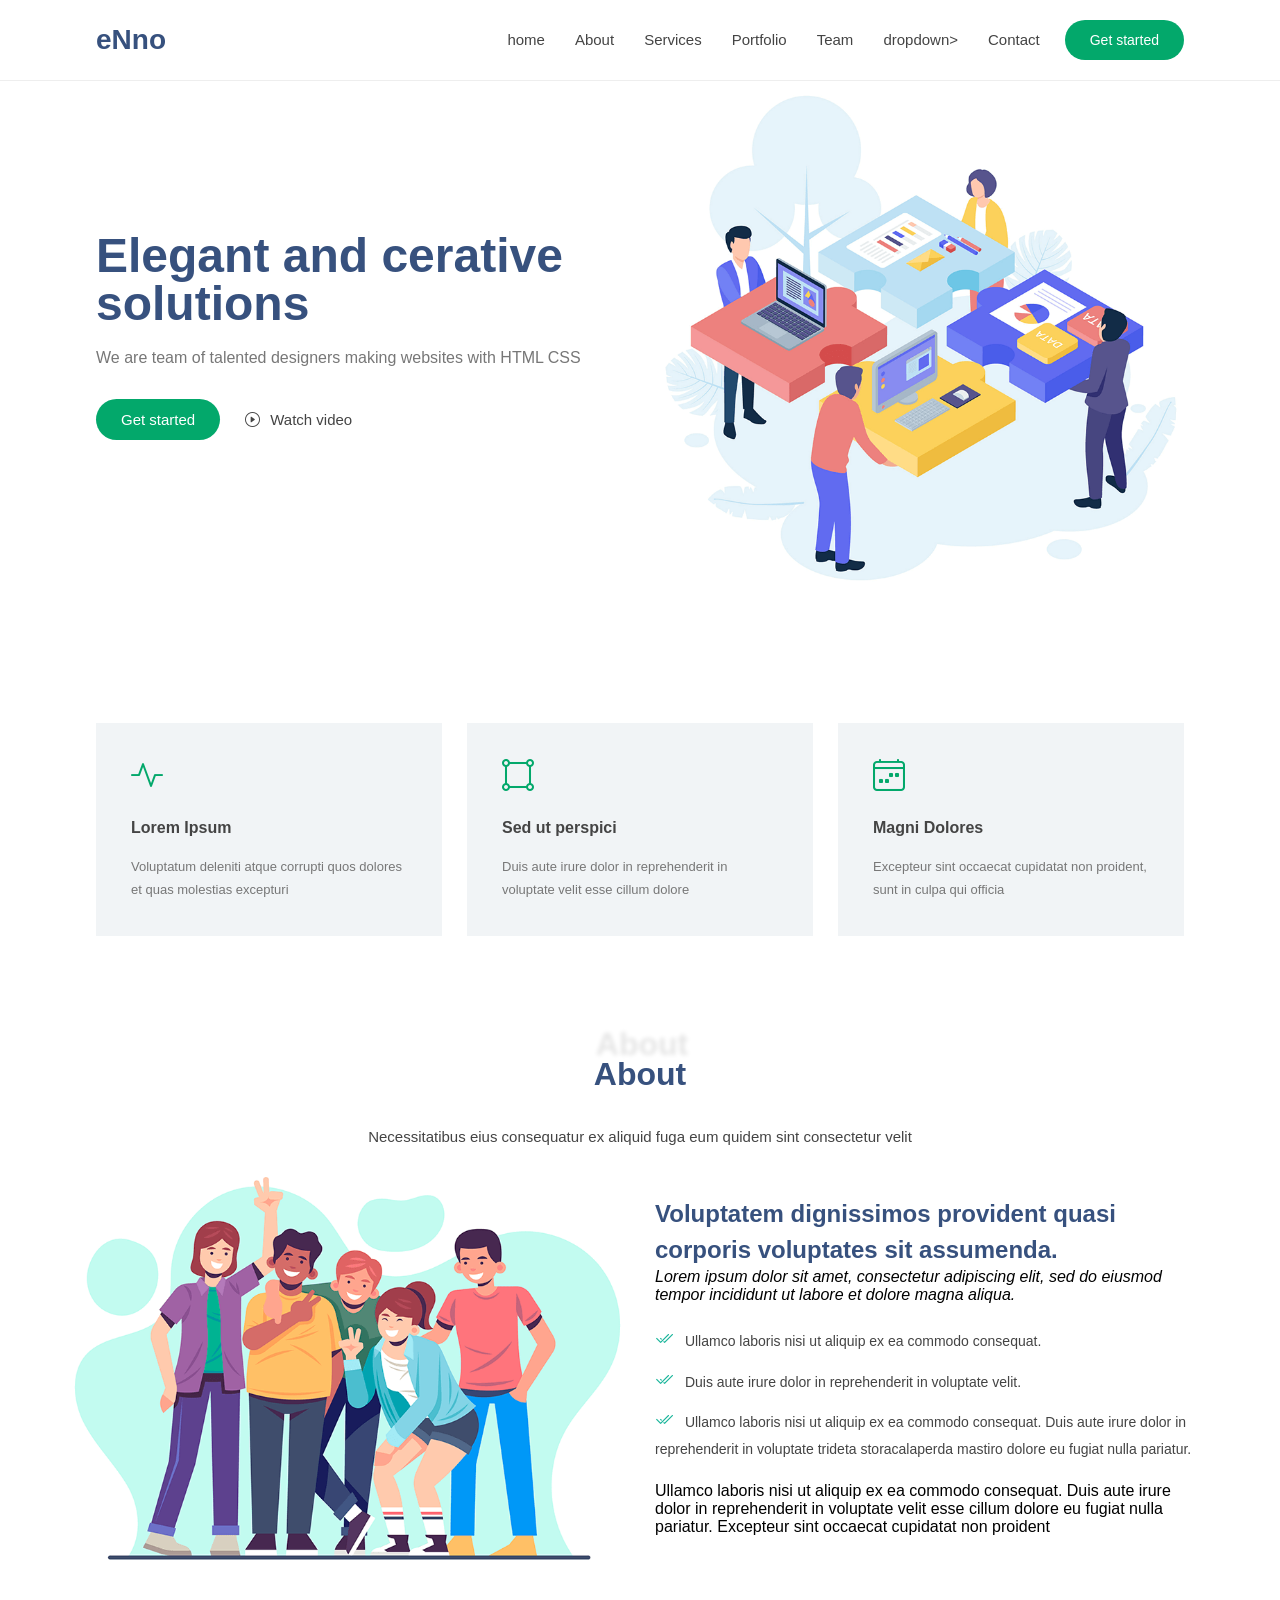
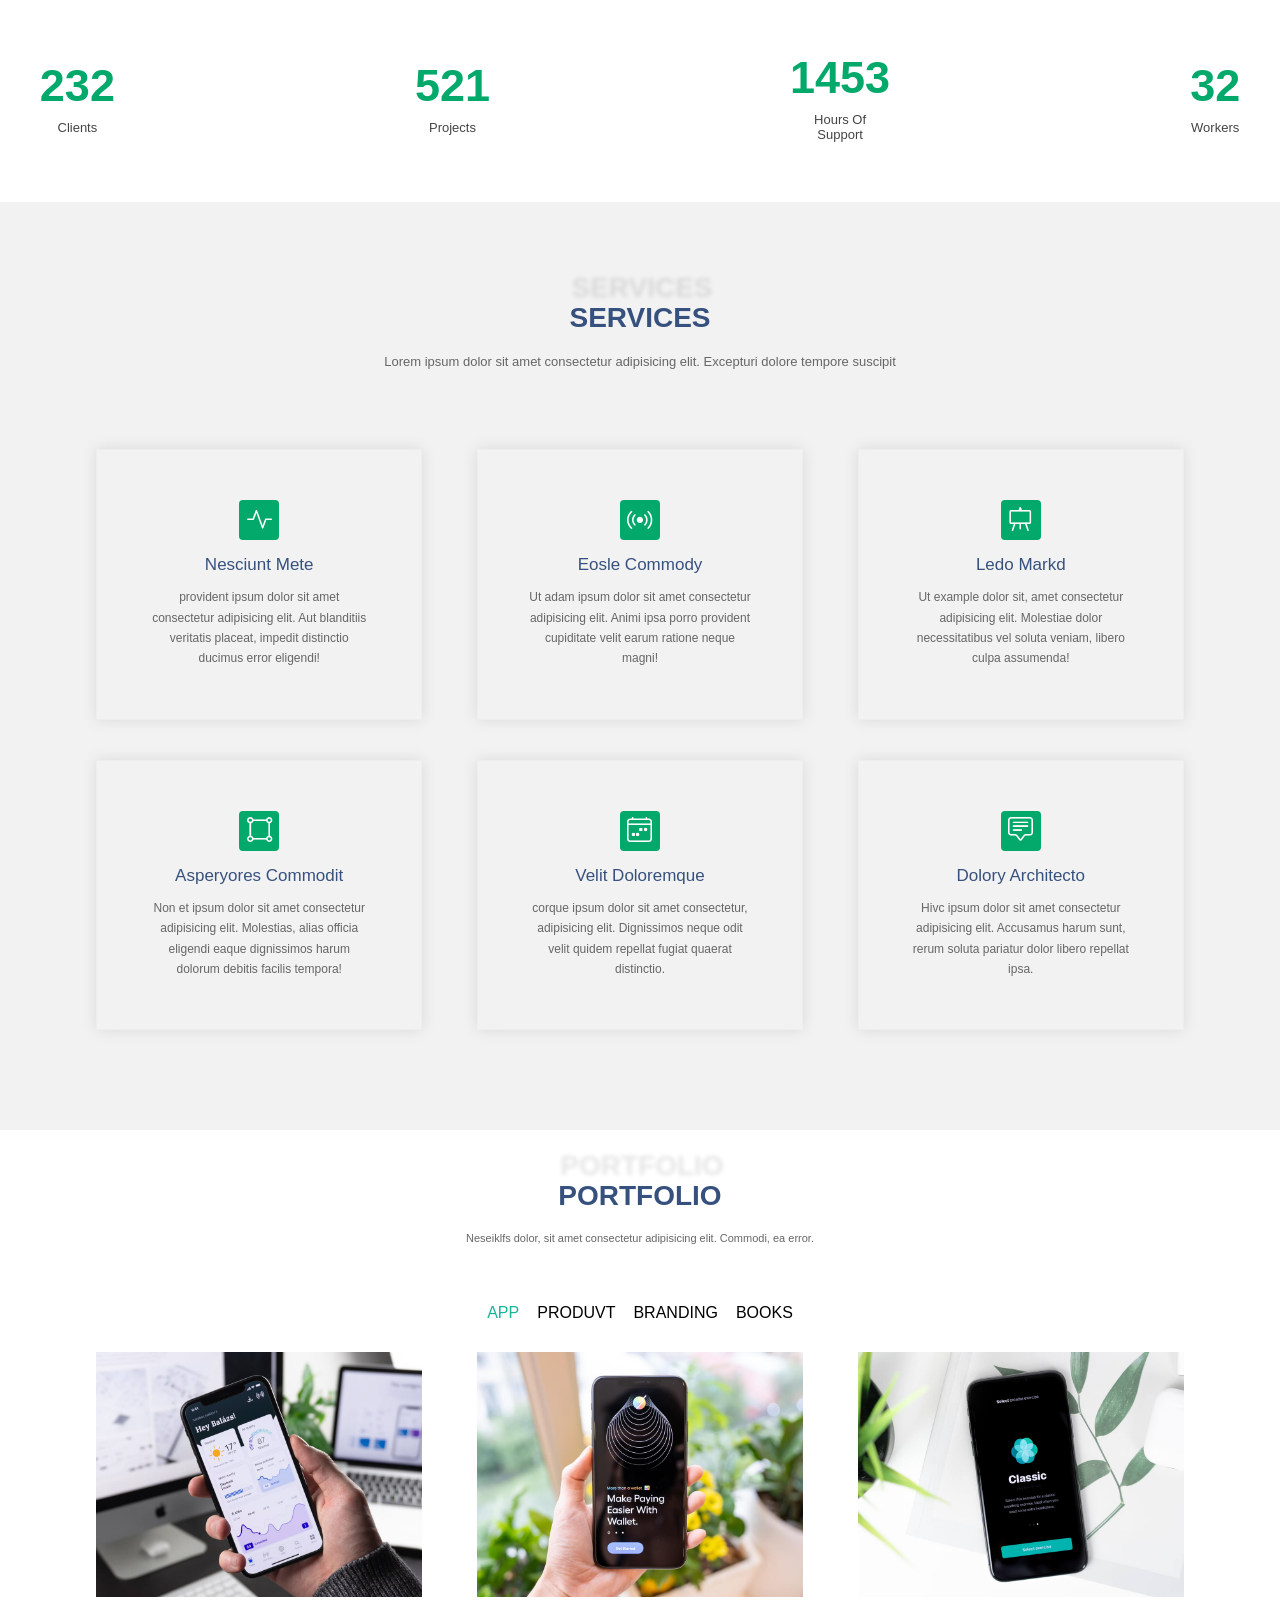
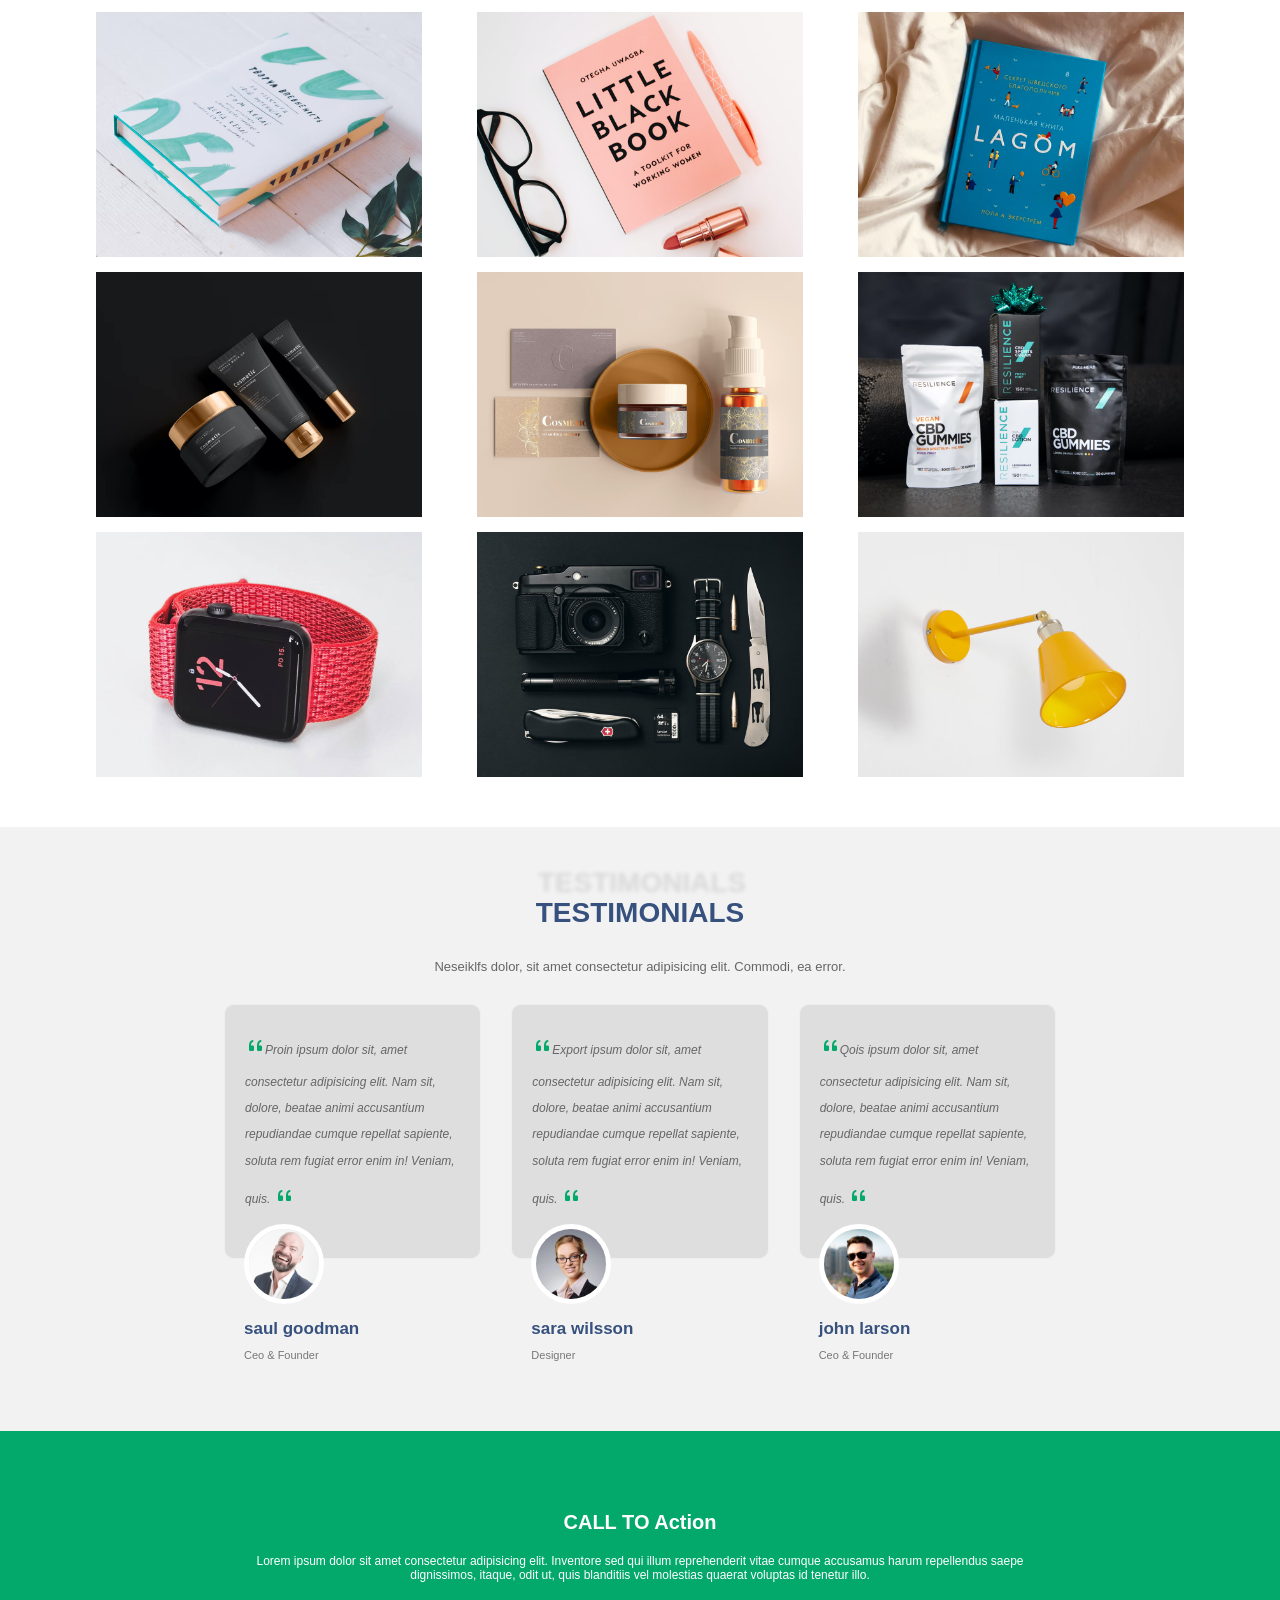
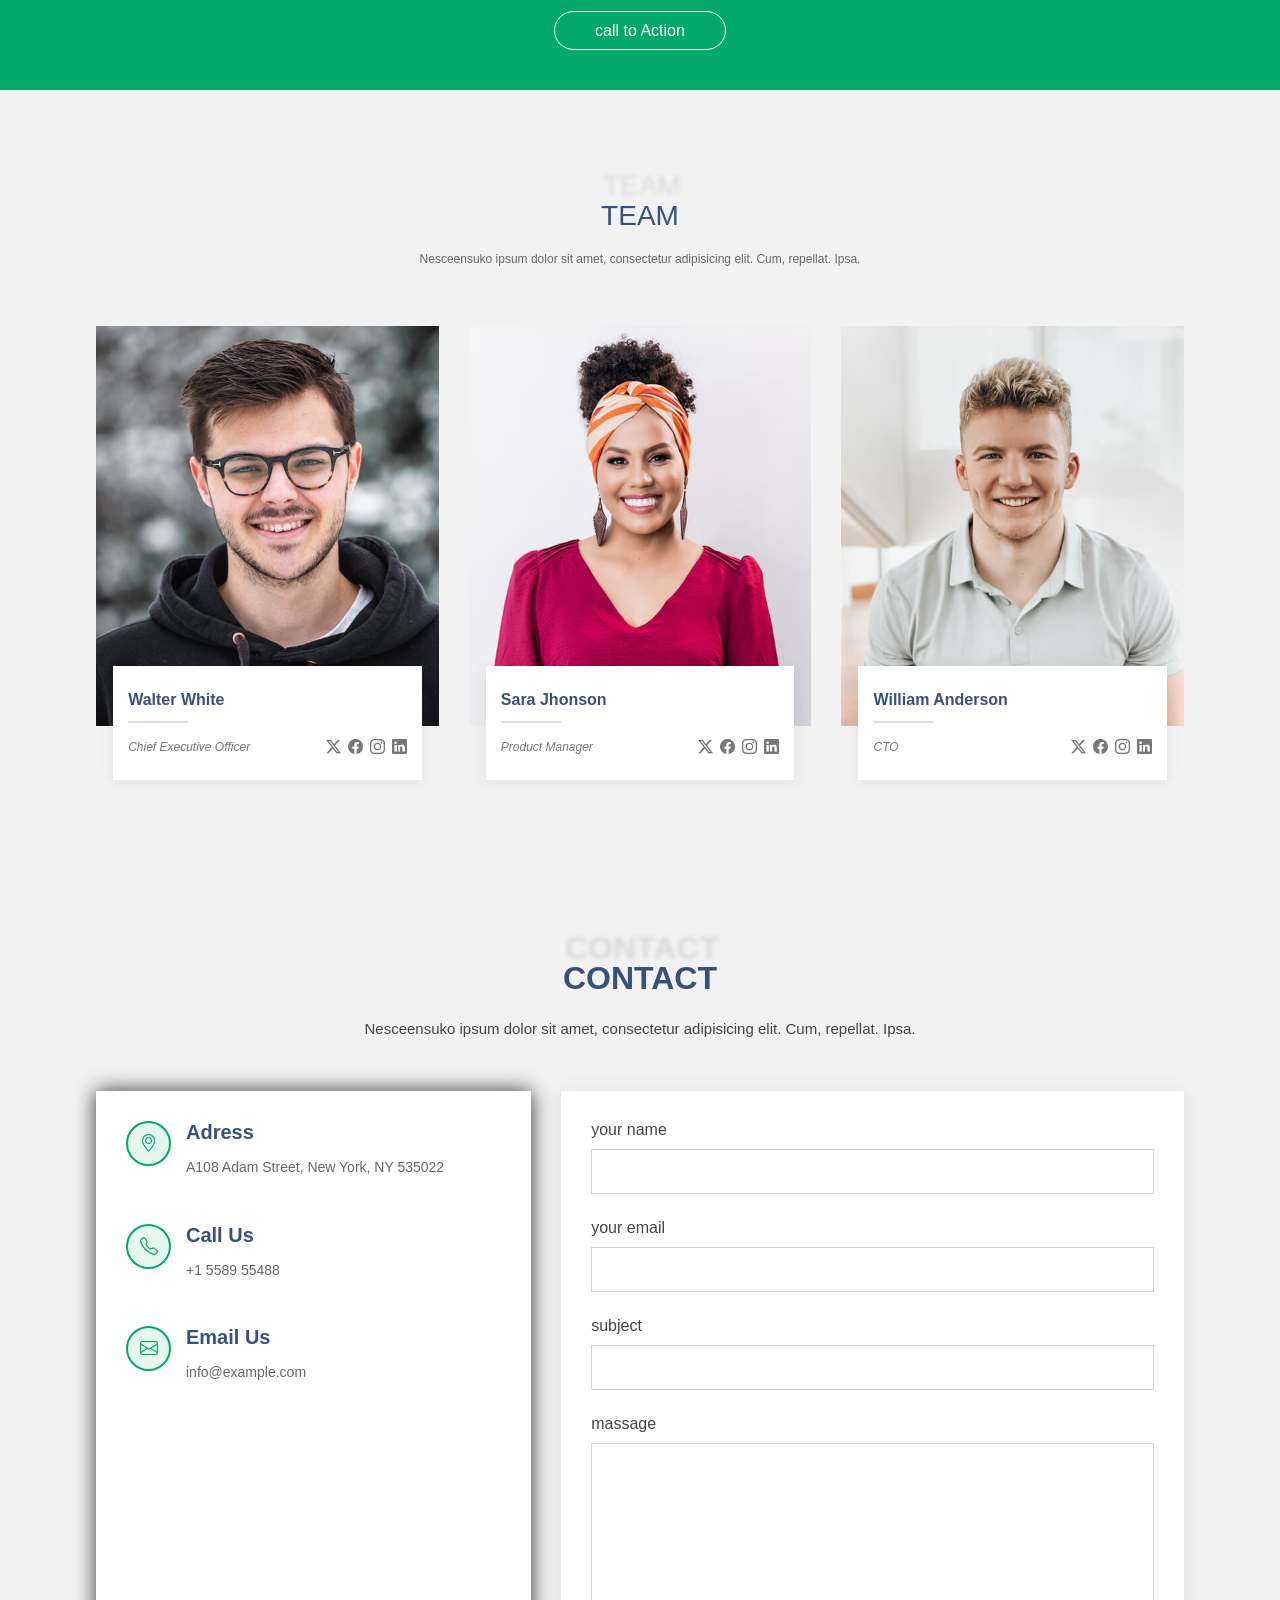
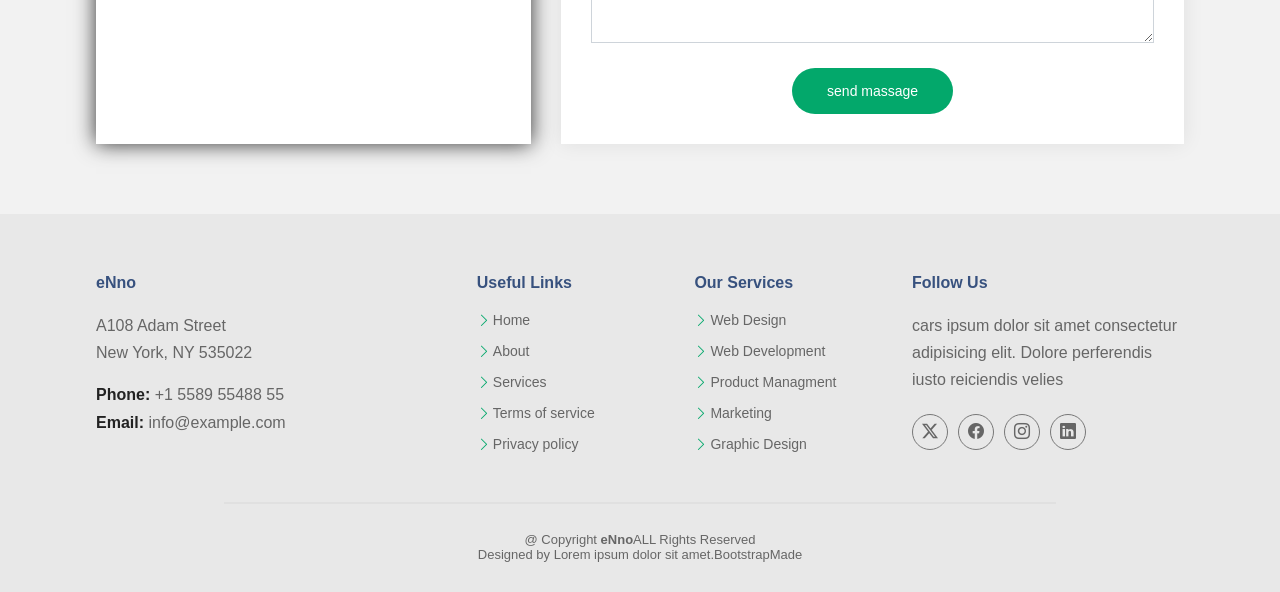
<file: index.html>
<!doctype html>
<html lang="en">
  <head>
    <meta charset="UTF-8" />
    <meta name="viewport" content="width=device-width, initial-scale=1.0" />
    <title>Document</title>
    <link
      href="assets/vendor/bootstrap-icons/bootstrap-icons.css"
      rel="stylesheet"
    />
    <link rel="stylesheet" href="index.css" />
  </head>
  <body>
    <header class="header">
      <div class="container">
        <a class="logo" href="#">eNno</a>
        <nav class="navbar">
          <ul class="nav-list">
            <li><a href="#">home</a></li>
            <li><a href="#">About</a></li>
            <li><a href="#">Services</a></li>
            <li><a href="#">Portfolio</a></li>
            <li><a href="#">Team</a></li>
            <li class="dropdown">
              <a href="#">dropdown></a>
              <ul class="dropdown-menu">
                <li><a href="#">option 1</a></li>
                <li><a href="#">option 2</a></li>
                <li><a href="#">option 3</a></li>
              </ul>
            </li>
            <li><a href="#">Contact</a></li>
          </ul>
        </nav>
        <a class="btn" href="#">Get started</a>
      </div>
    </header>
    <section class="section1">
      <div class="container1">
        <div class="hero-contact">
          <h1>Elegant and cerative solutions</h1>
          <p>We are team of talented designers making websites with HTML CSS</p>
          <div class="hero-bottons">
            <a class="btn" href="#">Get started</a>
            <a class="btn-video" href="#"
              ><i class="bi bi-play-circle"></i>Watch video</a
            >
          </div>
        </div>
        <div class="hero-image">
          <img src="assets/img/hero-img.png" alt="" />
        </div>
      </div>
    </section>
    <section class="section2">
      <div class="container2">
        <div class="feature-box">
          <div class="icon"><i class="bi bi-activity icon"></i></div>
          <a href="" class="stretched-link">Lorem Ipsum</a>
          <p>
            Voluptatum deleniti atque corrupti quos dolores et quas molestias
            excepturi
          </p>
        </div>
        <div class="feature-box">
          <div class="icon">
            <i class="bi bi-bounding-box-circles icon"></i>
          </div>
          <a href="" class="stretched-link">Sed ut perspici</a>
          <p>
            Duis aute irure dolor in reprehenderit in voluptate velit esse
            cillum dolore
          </p>
        </div>
        <div class="feature-box">
          <div class="icon"><i class="bi bi-calendar4-week icon"></i></div>
          <a href="" class="stretched-link">Magni Dolores</a>
          <p>
            Excepteur sint occaecat cupidatat non proident, sunt in culpa qui
            officia
          </p>
        </div>
      </div>
    </section>
    <section class="section3">
      <div class="container3">
        <div class="about-title">
          <h2>About</h2>
          <p>
            Necessitatibus eius consequatur ex aliquid fuga eum quidem sint
            consectetur velit
          </p>
        </div>
        <div class="about-content">
          <div class="about-image">
            <img src="assets/img/about.png" alt="" />
          </div>
          <div class="about-text">
            <h3>
              Voluptatem dignissimos provident quasi corporis voluptates sit
              assumenda.
            </h3>
            <p class="about-intro">
              Lorem ipsum dolor sit amet, consectetur adipiscing elit, sed do
              eiusmod tempor incididunt ut labore et dolore magna aliqua.
            </p>
            <ul class="about-list">
              <li>
                <i class="bi bi-check2-all"></i>
                <span
                  >Ullamco laboris nisi ut aliquip ex ea commodo
                  consequat.</span
                >
              </li>
              <li>
                <i class="bi bi-check2-all"></i>
                <span
                  >Duis aute irure dolor in reprehenderit in voluptate
                  velit.</span
                >
              </li>
              <li>
                <i class="bi bi-check2-all"></i>
                <span
                  >Ullamco laboris nisi ut aliquip ex ea commodo consequat. Duis
                  aute irure dolor in reprehenderit in voluptate trideta
                  storacalaperda mastiro dolore eu fugiat nulla pariatur.</span
                >
              </li>
            </ul>
            <p>
              Ullamco laboris nisi ut aliquip ex ea commodo consequat. Duis aute
              irure dolor in reprehenderit in voluptate velit esse cillum dolore
              eu fugiat nulla pariatur. Excepteur sint occaecat cupidatat non
              proident
            </p>
          </div>
        </div>
        <div class="about-stats">
          <div class="stat-box">
            <span>232</span>
            <p>Clients</p>
          </div>
          <div class="stat-box">
            <span>521</span>
            <p>Projects</p>
          </div>
          <div class="stat-box">
            <span>1453</span>
            <p>Hours Of Support</p>
          </div>
          <div class="stat-box">
            <span>32</span>
            <p>Workers</p>
          </div>
        </div>
      </div>
    </section>
    <section class="section4">
      <div class="container4">
        <div class="services-header">
          <h2>SERVICES</h2>
          <p>
            Lorem ipsum dolor sit amet consectetur adipisicing elit. Excepturi
            dolore tempore suscipit
          </p>
        </div>
        <div class="services-jabe">
          <div class="service-item">
            <div class="service-icon"><i class="bi bi-activity"></i></div>
            <h3>Nesciunt Mete</h3>
            <p>
              provident ipsum dolor sit amet consectetur adipisicing elit. Aut
              blanditiis veritatis placeat, impedit distinctio ducimus error
              eligendi!
            </p>
          </div>
          <div class="service-item">
            <div class="service-icon"><i class="bi bi-broadcast"></i></div>
            <h3>Eosle Commody</h3>
            <p>
              Ut adam ipsum dolor sit amet consectetur adipisicing elit. Animi
              ipsa porro provident cupiditate velit earum ratione neque magni!
            </p>
          </div>
          <div class="service-item">
            <div class="service-icon"><i class="bi bi-easel"></i></div>
            <h3>Ledo Markd</h3>
            <p>
              Ut example dolor sit, amet consectetur adipisicing elit. Molestiae
              dolor necessitatibus vel soluta veniam, libero culpa assumenda!
            </p>
          </div>
          <div class="service-item">
            <div class="service-icon">
              <i class="bi bi-bounding-box-circles"></i>
            </div>
            <h3>Asperyores Commodit</h3>
            <p>
              Non et ipsum dolor sit amet consectetur adipisicing elit.
              Molestias, alias officia eligendi eaque dignissimos harum dolorum
              debitis facilis tempora!
            </p>
          </div>
          <div class="service-item">
            <div class="service-icon"><i class="bi bi-calendar4-week"></i></div>
            <h3>Velit Doloremque</h3>
            <p>
              corque ipsum dolor sit amet consectetur, adipisicing elit.
              Dignissimos neque odit velit quidem repellat fugiat quaerat
              distinctio.
            </p>
          </div>
          <div class="service-item">
            <div class="service-icon">
              <i class="bi bi-chat-square-text"></i>
            </div>
            <h3>Dolory Architecto</h3>
            <p>
              Hivc ipsum dolor sit amet consectetur adipisicing elit. Accusamus
              harum sunt, rerum soluta pariatur dolor libero repellat ipsa.
            </p>
          </div>
        </div>
      </div>
    </section>
    <section class="section5">
      <div class="container5">
        <div class="portfolio-header">
          <h2>PORTFOLIO</h2>
          <p>
            Neseiklfs dolor, sit amet consectetur adipisicing elit. Commodi, ea
            error.
          </p>
        </div>
        <div class="portfolio-menu">
          <span class="active">APP</span>
          <span>PRODUVT</span>
          <span>BRANDING</span>
          <span>BOOKS</span>
        </div>
        <div class="portfolio-items">
          <div class="portfolio-item">
            <img src="assets/img/portfolio/app-1.jpg" alt="" />
          </div>
          <div class="portfolio-item">
            <img src="assets/img/portfolio/app-2.jpg" alt="" />
          </div>
          <div class="portfolio-item">
            <img src="assets/img/portfolio/app-3.jpg" alt="" />
          </div>
          <div class="portfolio-item">
            <img src="assets/img/portfolio/books-1.jpg" alt="" />
          </div>
          <div class="portfolio-item">
            <img src="assets/img/portfolio/books-2.jpg" alt="" />
          </div>
          <div class="portfolio-item">
            <img src="assets/img/portfolio/books-3.jpg" alt="" />
          </div>
          <div class="portfolio-item">
            <img src="assets/img/portfolio/branding-1.jpg" alt="" />
          </div>
          <div class="portfolio-item">
            <img src="assets/img/portfolio/branding-2.jpg" alt="" />
          </div>
          <div class="portfolio-item">
            <img src="assets/img/portfolio/branding-3.jpg" alt="" />
          </div>
          <div class="portfolio-item">
            <img src="assets/img/portfolio/product-1.jpg" alt="" />
          </div>
          <div class="portfolio-item">
            <img src="assets/img/portfolio/product-2.jpg" alt="" />
          </div>
          <div class="portfolio-item">
            <img src="assets/img/portfolio/product-3.jpg" alt="" />
          </div>
        </div>
        </div>
      </div>
    </section>
    <section class="section6">
      <div class="container6">
       <div class="testimonials-header">
         <h2>TESTIMONIALS</h2>
        <p>
            Neseiklfs dolor, sit amet consectetur adipisicing elit. Commodi, ea
          error.
        </p>
       </div>
       <div class="testimonials-items">
        <div class="testimonials-item">
          <p class="comment"><span class="quote1"><i class=" bi bi-quote quote-icon-left"></i></span>Proin ipsum dolor sit, amet consectetur adipisicing elit. Nam sit, dolore, beatae animi accusantium repudiandae cumque repellat sapiente, soluta rem fugiat error enim in! Veniam, quis. <span class="quote2"> <i class="bi bi-quote quote-icon-right"></i></span> </p>
          <img src="assets/img/testimonials/testimonials-1.jpg" alt="">
          <h3>saul goodman</h3>
          <p class="job">Ceo & Founder</p>
        </div>
        <div class="testimonials-item">
          <p class="comment"><span class="quote1"><i class=" bi bi-quote quote-icon-left"></i></span>Export ipsum dolor sit, amet consectetur adipisicing elit. Nam sit, dolore, beatae animi accusantium repudiandae cumque repellat sapiente, soluta rem fugiat error enim in! Veniam, quis. <span class="quote2"> <i class="bi bi-quote quote-icon-right"></i></span> </p>
          <img src="assets/img/testimonials/testimonials-3.jpg" alt="">
          <h3>sara wilsson</h3>
          <p class="job">Designer</p>
        </div>
        <div class="testimonials-item">
          <p class="comment"><span class="quote1"><i class=" bi bi-quote quote-icon-left"></i></span>Qois ipsum dolor sit, amet consectetur adipisicing elit. Nam sit, dolore, beatae animi accusantium repudiandae cumque repellat sapiente, soluta rem fugiat error enim in! Veniam, quis. <span class="quote2"> <i class="bi bi-quote quote-icon-right"></i></span> </p>
          <img src="assets/img/testimonials/testimonials-5.jpg" alt="">
          <h3>john larson</h3>
          <p class="job">Ceo & Founder</p>
        </div>
       </div>
      </div>
    </section>
    <section class="section7">
      <div class="container7">
        <div class="calltoaction">
          <div class="call-header">
          <h2>CALL TO Action</h2>
        </div>
        <div class="call-main">
          <p>Lorem ipsum dolor sit amet consectetur adipisicing elit. Inventore sed qui illum reprehenderit vitae cumque accusamus harum repellendus saepe dignissimos, itaque, odit ut, quis blanditiis vel molestias quaerat voluptas id tenetur illo.</p>
        </div>
       <div class="call-btn">
         <a href="#">call to Action</a>
       </div>
        </div>
      </div>
    </section>
    <section class="section8">
      <div class="container8">
        <div class="team-header">
          <h2>TEAM</h2>
          <p>Nesceensuko ipsum dolor sit amet, consectetur adipisicing elit. Cum, repellat. Ipsa.</p>
        </div>
        <div class="team-items">
          <div class="team-item">
            <img src="assets/img/team/team-1.jpg" alt="">
            <div class="team-info">
            <h3>Walter White</h3>
            <div class="team-bottom">
              <p>Chief Executive Officer</p>
              <div class="team-social">
                 <i class="bi bi-twitter-x"></i>
                 <i class="bi bi-facebook"></i>
                 <i class="bi bi-instagram"></i>
                 <i class="bi bi-linkedin"></i>
              </div>
            </div>
          </div>
        </div>
          <div class="team-item">
            <img src="assets/img/team/team-2.jpg" alt="">
            <div class="team-info">
            <h3>Sara Jhonson</h3>
            <div class="team-bottom">
              <p>Product Manager</p>
              <div class="team-social">
                 <i class="bi bi-twitter-x"></i>
                 <i class="bi bi-facebook"></i>
                 <i class="bi bi-instagram"></i>
                 <i class="bi bi-linkedin"></i>
              </div>
            </div>
          </div>
        </div>
          <div class="team-item">
            <img src="assets/img/team/team-3.jpg" alt="">
            <div class="team-info">
            <h3>William Anderson</h3>
            <div class="team-bottom">
              <p>CTO</p>
              <div class="team-social">
                 <i class="bi bi-twitter-x"></i>
                 <i class="bi bi-facebook"></i>
                 <i class="bi bi-instagram"></i>
                 <i class="bi bi-linkedin"></i>
              </div>
            </div>
          </div>
        </div>
          
        </div>
      </div>
    </section>
    <section class="section9">
      <div class="container9">
        <div class="contact-header">
          <h2>CONTACT</h2>
          <p>Nesceensuko ipsum dolor sit amet, consectetur adipisicing elit. Cum, repellat. Ipsa.</p>
        </div>
        <div class="contact-items">
          <div class="contact-info">
            <div class="contact-item"><i class="bi bi-geo-alt"></i>
              <div class="contact-matn">
                <h3>Adress</h3>
                <p>A108 Adam Street, New York, NY 535022</p>
              </div>
            </div>
            <div class="contact-item"><i class="bi bi-telephone"></i>
              <div class="contact-matn">
                <h3>Call Us</h3>
                <p>+1 5589 55488</p>
              </div>
            </div>
            <div class="contact-item"><i class="bi bi-envelope"></i>
              <div class="contact-matn">
                <h3>Email Us</h3>
                <p>info@example.com</p>
              </div>
            </div>
          </div>
          <div class="contact-form">
            <form  action="">
             <div class="form-group">
              <label for="">your name</label>
              <input type="text" name="" id="">
             </div>
             <div class="form-group">
              <label for="">your email</label>
              <input type="email" name="" id="">
             </div>
             <div class="form-group">
              <label for="">subject</label>
              <input type="text" name="" id="">
             </div>
             <div class="form-group">
              <label for="">massage</label>
              <textarea name="" id=""></textarea>
             </div>
             <button type="submit">send massage</button>
            </form>
          </div>
        </div>
      </div>
    </section>
    <footer class="footer">
      <div class="footer-container">
        <div class="footer-about">
          <h3>eNno</h3>
          <p>A108 Adam Street
            <br>
            New York, NY 535022
          </p>
          <p>
            <strong>Phone:</strong>
            +1 5589 55488 55
            <br>
            <strong>Email:</strong>
            info@example.com
          </p>
        </div>
        <div class="footer-links">
          <h3>Useful Links</h3>
          <ul>
            <li><span class="chevron-right"><i class="bi bi-chevron-right"></i></span><a href="#">Home</a></li>
            <li><span class="chevron-right"><i class="bi bi-chevron-right"></i></span><a href="#">About</a></li>
            <li><span class="chevron-right"><i class="bi bi-chevron-right"></i></span><a href="#">Services</a></li>
            <li><span class="chevron-right"><i class="bi bi-chevron-right"></i></span><a href="#">Terms of service</a></li>
            <li><span class="chevron-right"><i class="bi bi-chevron-right"></i></span><a href="#">Privacy policy</a></li>
          </ul>
        </div>
        <div class="footer-services">
          <h3>Our Services</h3>
          <ul>
            <li><span class="chevron-right"><i class="bi bi-chevron-right"></i></span><a href="#">Web Design</a></li>
            <li><span class="chevron-right"><i class="bi bi-chevron-right"></i></span><a href="#">Web Development</a></li>
            <li><span class="chevron-right"><i class="bi bi-chevron-right"></i></span><a href="#">Product Managment</a></li>
            <li><span class="chevron-right"><i class="bi bi-chevron-right"></i></span><a href="#">Marketing</a></li>
            <li><span class="chevron-right"><i class="bi bi-chevron-right"></i></span><a href="#">Graphic Design</a></li>
          </ul>
        </div>
        <div class="footer-social">
          <h3>Follow Us</h3>
          <p>cars ipsum dolor sit amet consectetur adipisicing elit. Dolore perferendis iusto reiciendis velies</p>
          <div class="footer-icons">
            <a href="#"><i class="bi bi-twitter-x"></i></a>
            <a href="#"><i class="bi bi-facebook"></i></a>
            <a href="#"><i class="bi bi-instagram"></i></a>
            <a href="#"><i class="bi bi-linkedin"></i></a>
          </div>
        </div>
       
      </div>
    </footer>
     <div class="footer2">
          <div class="footer-container2">
            <p>
            @ Copyright <strong>eNno</strong>ALL Rights Reserved
          </p>
          <p>
            Designed by <a href="#">Lorem ipsum dolor sit amet.BootstrapMade</a>
          </p>
          </div>
        </div>
  </body>
</html>
</file>
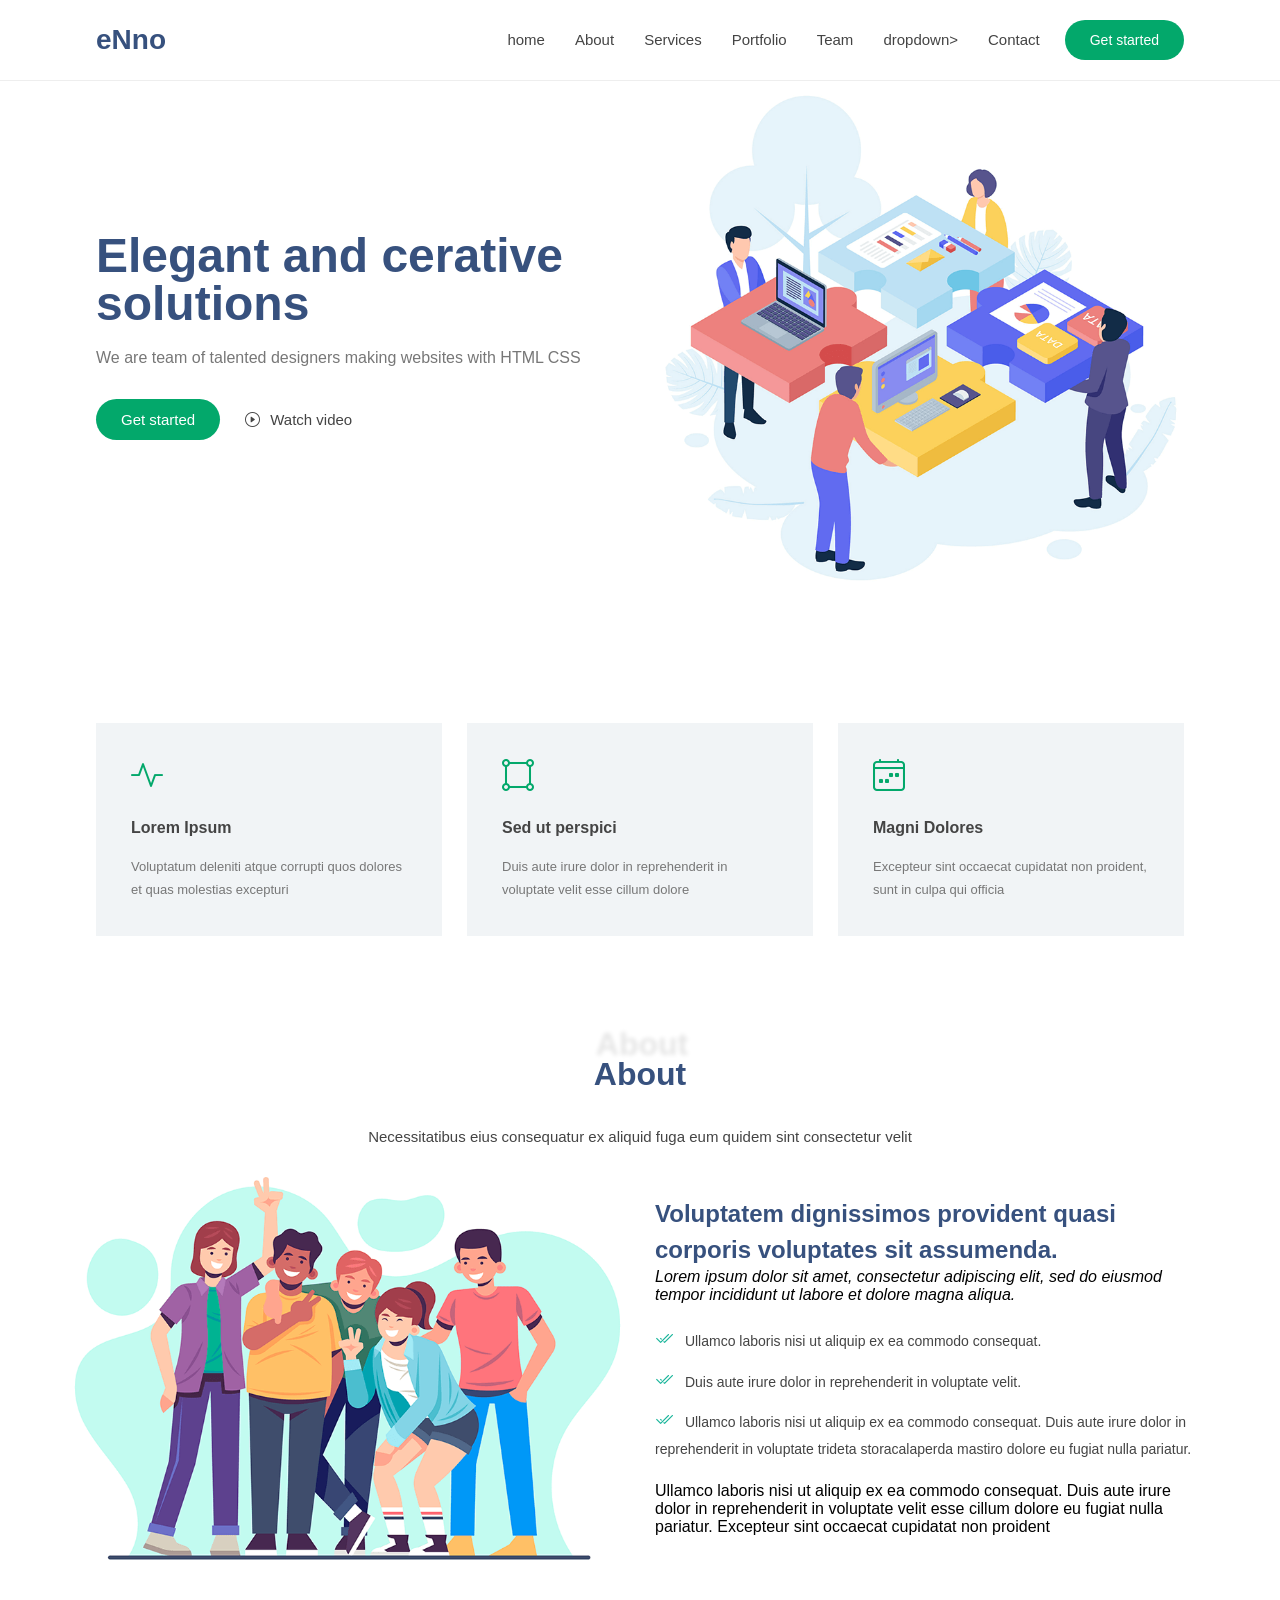
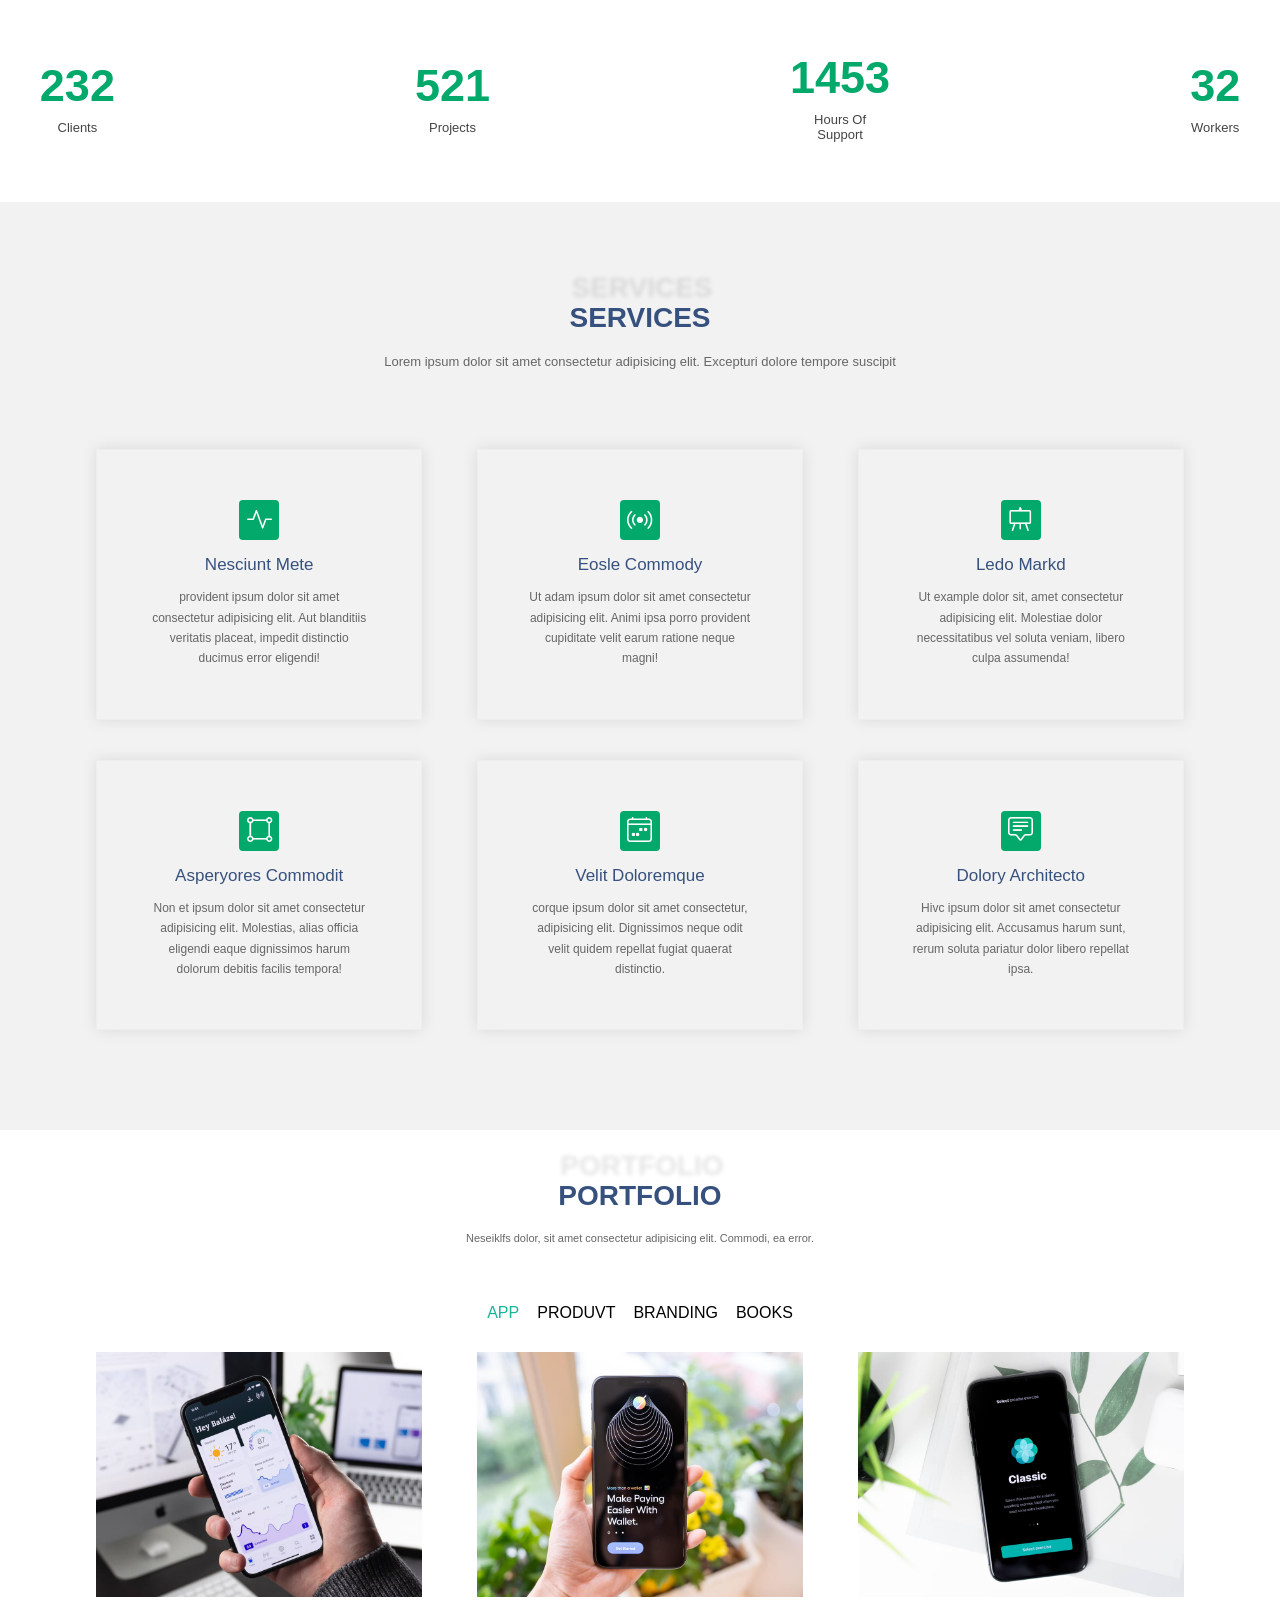
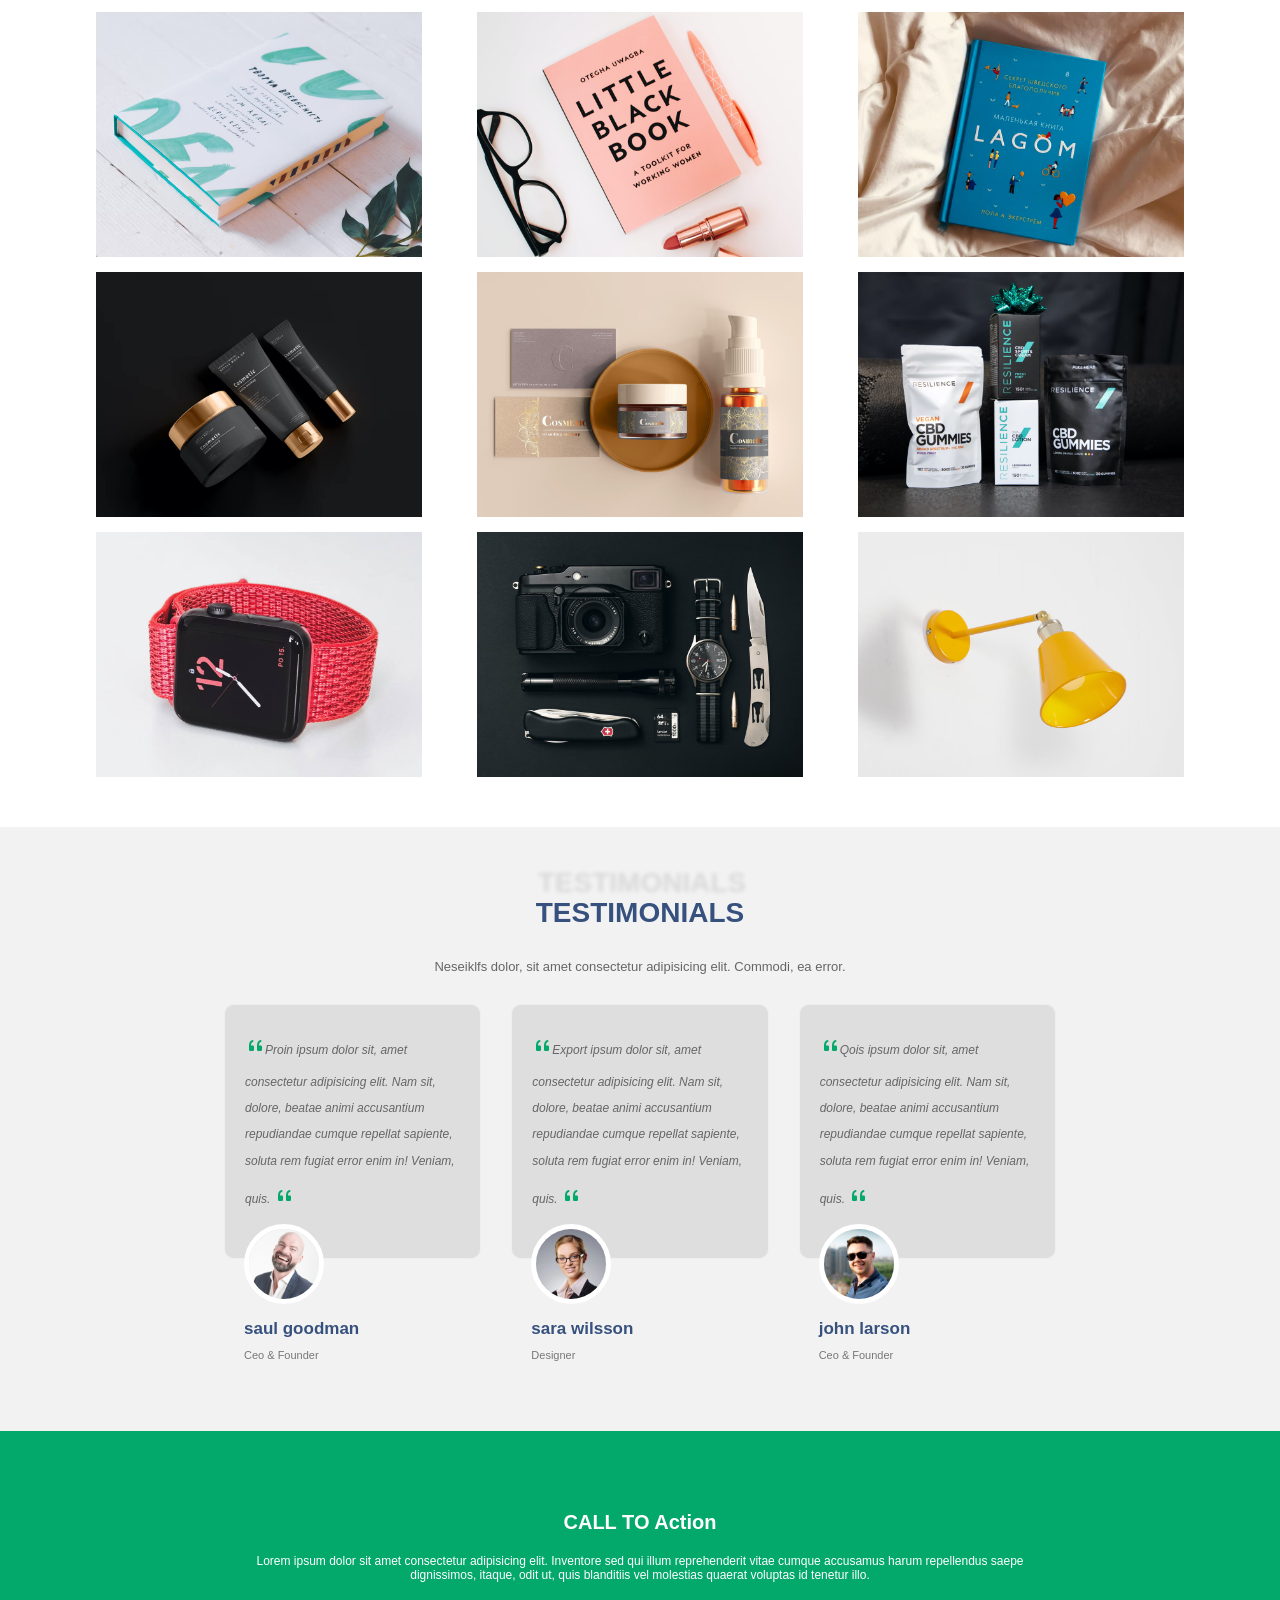
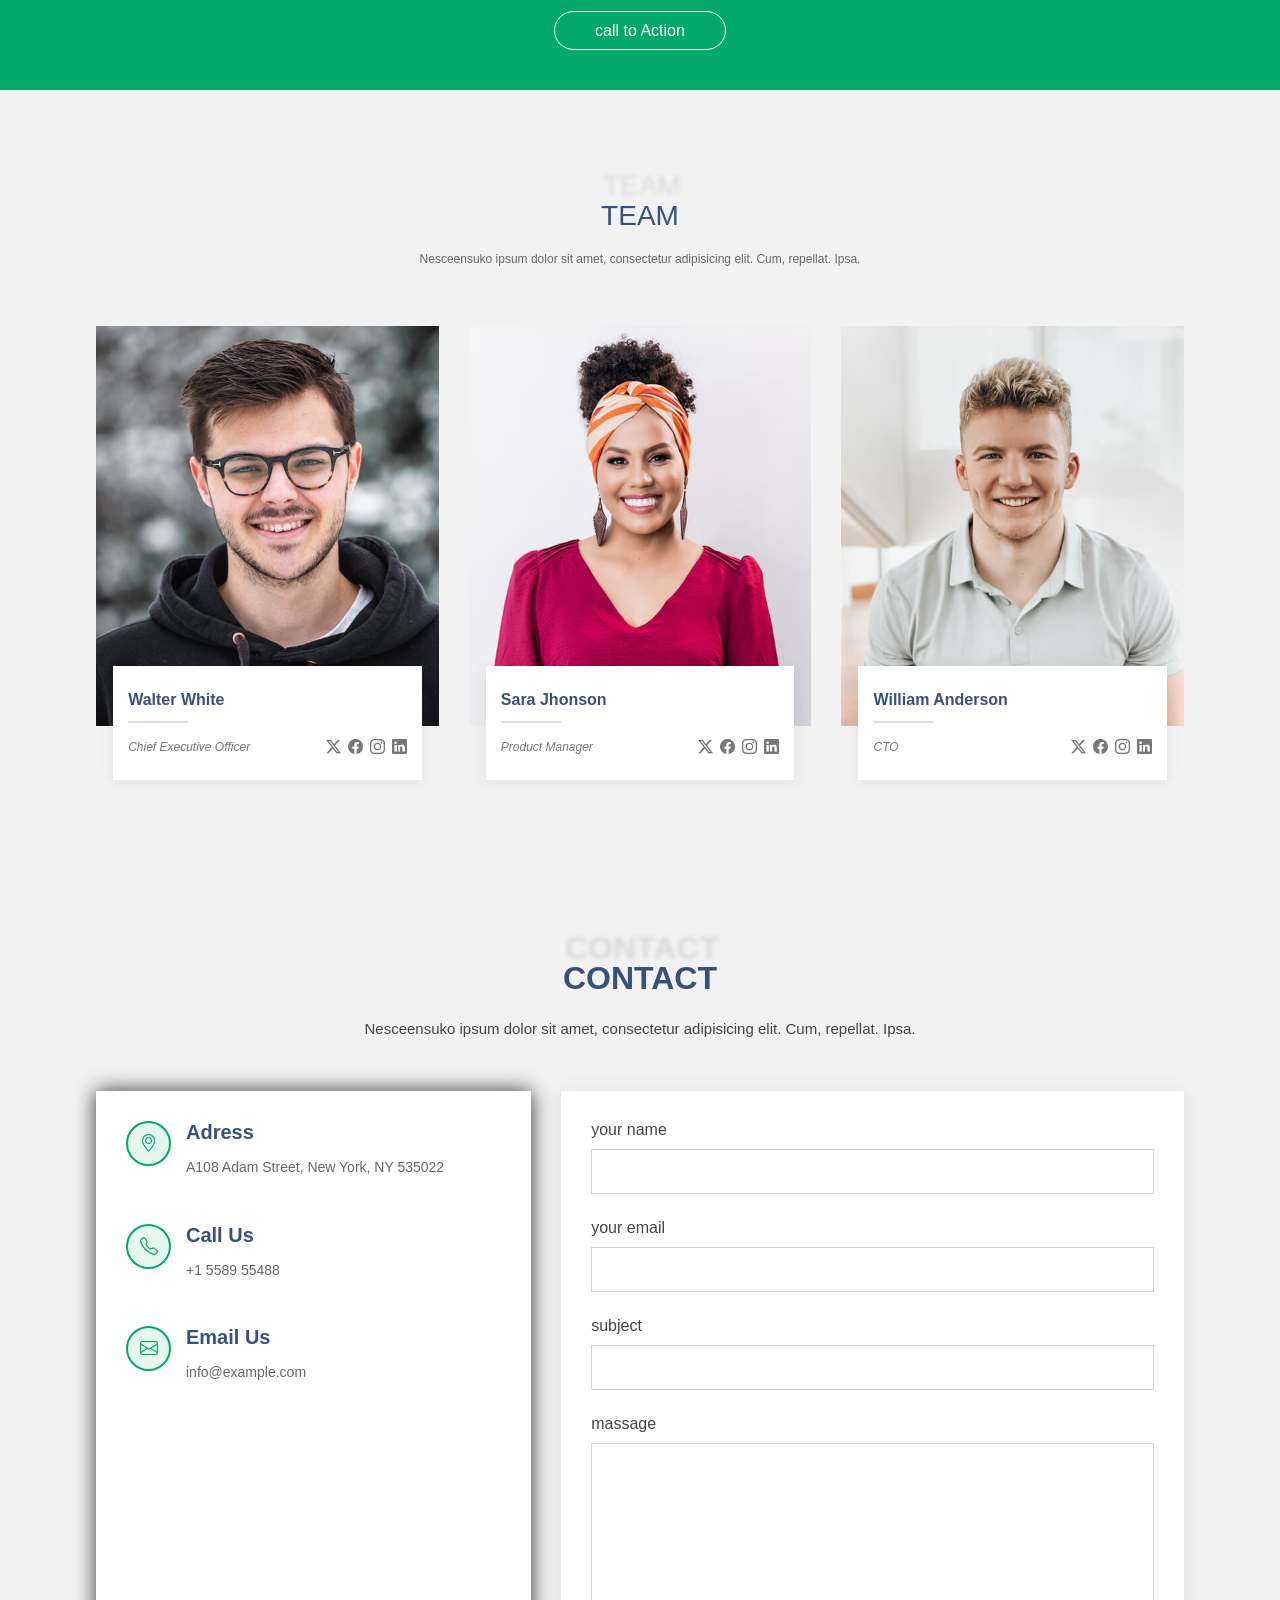
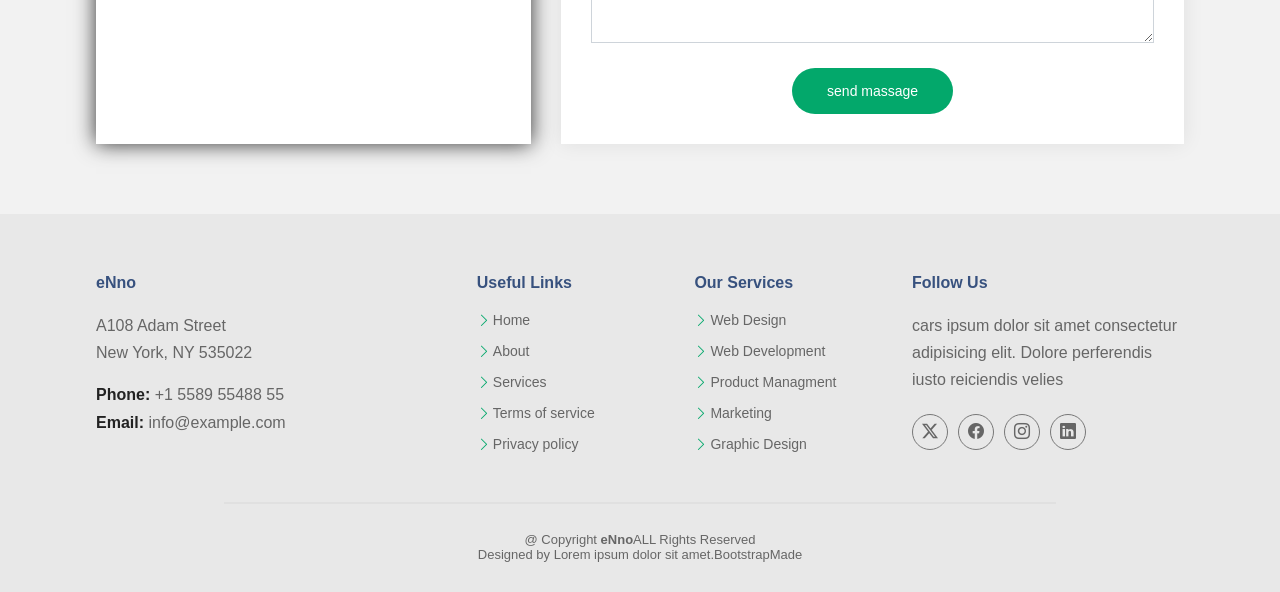
<file: index2.html>
<!doctype html>
<html lang="en">
  <head>
    <meta charset="UTF-8" />
    <meta name="viewport" content="width=device-width, initial-scale=1.0" />
    <title>eNno</title>
    <link
      href="assets/vendor/bootstrap-icons/bootstrap-icons.css"
      rel="stylesheet"
    />
    <link rel="stylesheet" href="index2.css" />
  </head>
  <body>
    <header class="header">
      <div class="container">
        <a class="logo" href="#">eNno</a>
        <nav class="navbar">
          <ul class="nav-list">
            <li><a href="#">home</a></li>
            <li><a href="#">About</a></li>
            <li><a href="#">Services</a></li>
            <li><a href="#">Portfolio</a></li>
            <li><a href="#">Team</a></li>
            <li class="dropdown">
              <a href="#">dropdown></a>
              <ul class="dropdown-menu">
                <li><a href="#">option 1</a></li>
                <li><a href="#">option 2</a></li>
                <li><a href="#">option 3</a></li>
              </ul>
            </li>
            <li><a href="#">Contact</a></li>
          </ul>
        </nav>
        <a class="btn" href="#">Get started</a>
      </div>
    </header>
    <section class="section1">
      <div class="container1">
        <div class="hero-contact">
          <h1>Elegant and cerative solutions</h1>
          <p>We are team of talented designers making websites with HTML CSS</p>
          <div class="hero-bottons">
            <a class="btn" href="#">Get started</a>
            <a class="btn-video" href="#"
              ><i class="bi bi-play-circle"></i>Watch video</a
            >
          </div>
        </div>
        <div class="hero-image">
          <img src="assets/img/hero-img.png" alt="" />
        </div>
      </div>
    </section>
    <section class="section2">
      <div class="container2">
        <div class="feature-box">
          <div class="icon"><i class="bi bi-activity icon"></i></div>
          <a href="" class="stretched-link">Lorem Ipsum</a>
          <p>
            Voluptatum deleniti atque corrupti quos dolores et quas molestias
            excepturi
          </p>
        </div>
        <div class="feature-box">
          <div class="icon">
            <i class="bi bi-bounding-box-circles icon"></i>
          </div>
          <a href="" class="stretched-link">Sed ut perspici</a>
          <p>
            Duis aute irure dolor in reprehenderit in voluptate velit esse
            cillum dolore
          </p>
        </div>
        <div class="feature-box">
          <div class="icon"><i class="bi bi-calendar4-week icon"></i></div>
          <a href="" class="stretched-link">Magni Dolores</a>
          <p>
            Excepteur sint occaecat cupidatat non proident, sunt in culpa qui
            officia
          </p>
        </div>
      </div>
    </section>
    <section class="section3">
      <div class="container3">
        <div class="about-title">
          <h2>About</h2>
          <p>
            Necessitatibus eius consequatur ex aliquid fuga eum quidem sint
            consectetur velit
          </p>
        </div>
        <div class="about-content">
          <div class="about-image">
            <img src="assets/img/about.png" alt="" />
          </div>
          <div class="about-text">
            <h3>
              Voluptatem dignissimos provident quasi corporis voluptates sit
              assumenda.
            </h3>
            <p class="about-intro">
              Lorem ipsum dolor sit amet, consectetur adipiscing elit, sed do
              eiusmod tempor incididunt ut labore et dolore magna aliqua.
            </p>
            <ul class="about-list">
              <li>
                <i class="bi bi-check2-all"></i>
                <span
                  >Ullamco laboris nisi ut aliquip ex ea commodo
                  consequat.</span
                >
              </li>
              <li>
                <i class="bi bi-check2-all"></i>
                <span
                  >Duis aute irure dolor in reprehenderit in voluptate
                  velit.</span
                >
              </li>
              <li>
                <i class="bi bi-check2-all"></i>
                <span
                  >Ullamco laboris nisi ut aliquip ex ea commodo consequat. Duis
                  aute irure dolor in reprehenderit in voluptate trideta
                  storacalaperda mastiro dolore eu fugiat nulla pariatur.</span
                >
              </li>
            </ul>
            <p>
              Ullamco laboris nisi ut aliquip ex ea commodo consequat. Duis aute
              irure dolor in reprehenderit in voluptate velit esse cillum dolore
              eu fugiat nulla pariatur. Excepteur sint occaecat cupidatat non
              proident
            </p>
          </div>
        </div>
        <div class="about-stats">
          <div class="stat-box">
            <span>232</span>
            <p>Clients</p>
          </div>
          <div class="stat-box">
            <span>521</span>
            <p>Projects</p>
          </div>
          <div class="stat-box">
            <span>1453</span>
            <p>Hours Of Support</p>
          </div>
          <div class="stat-box">
            <span>32</span>
            <p>Workers</p>
          </div>
        </div>
      </div>
    </section>
    <section class="section4">
      <div class="container4">
        <div class="services-header">
          <h2>SERVICES</h2>
          <p>
            Lorem ipsum dolor sit amet consectetur adipisicing elit. Excepturi
            dolore tempore suscipit
          </p>
        </div>
        <div class="services-jabe">
          <div class="service-item">
            <div class="service-icon"><i class="bi bi-activity"></i></div>
            <h3>Nesciunt Mete</h3>
            <p>
              provident ipsum dolor sit amet consectetur adipisicing elit. Aut
              blanditiis veritatis placeat, impedit distinctio ducimus error
              eligendi!
            </p>
          </div>
          <div class="service-item">
            <div class="service-icon"><i class="bi bi-broadcast"></i></div>
            <h3>Eosle Commody</h3>
            <p>
              Ut adam ipsum dolor sit amet consectetur adipisicing elit. Animi
              ipsa porro provident cupiditate velit earum ratione neque magni!
            </p>
          </div>
          <div class="service-item">
            <div class="service-icon"><i class="bi bi-easel"></i></div>
            <h3>Ledo Markd</h3>
            <p>
              Ut example dolor sit, amet consectetur adipisicing elit. Molestiae
              dolor necessitatibus vel soluta veniam, libero culpa assumenda!
            </p>
          </div>
          <div class="service-item">
            <div class="service-icon">
              <i class="bi bi-bounding-box-circles"></i>
            </div>
            <h3>Asperyores Commodit</h3>
            <p>
              Non et ipsum dolor sit amet consectetur adipisicing elit.
              Molestias, alias officia eligendi eaque dignissimos harum dolorum
              debitis facilis tempora!
            </p>
          </div>
          <div class="service-item">
            <div class="service-icon"><i class="bi bi-calendar4-week"></i></div>
            <h3>Velit Doloremque</h3>
            <p>
              corque ipsum dolor sit amet consectetur, adipisicing elit.
              Dignissimos neque odit velit quidem repellat fugiat quaerat
              distinctio.
            </p>
          </div>
          <div class="service-item">
            <div class="service-icon">
              <i class="bi bi-chat-square-text"></i>
            </div>
            <h3>Dolory Architecto</h3>
            <p>
              Hivc ipsum dolor sit amet consectetur adipisicing elit. Accusamus
              harum sunt, rerum soluta pariatur dolor libero repellat ipsa.
            </p>
          </div>
        </div>
      </div>
    </section>
    <section class="section5">
      <div class="container5">
        <div class="portfolio-header">
          <h2>PORTFOLIO</h2>
          <p>
            Neseiklfs dolor, sit amet consectetur adipisicing elit. Commodi, ea
            error.
          </p>
        </div>
        <div class="portfolio-menu">
          <span class="active">APP</span>
          <span>PRODUVT</span>
          <span>BRANDING</span>
          <span>BOOKS</span>
        </div>
        <div class="portfolio-items">
          <div class="portfolio-item">
            <img src="assets/img/portfolio/app-1.jpg" alt="" />
          </div>
          <div class="portfolio-item">
            <img src="assets/img/portfolio/app-2.jpg" alt="" />
          </div>
          <div class="portfolio-item">
            <img src="assets/img/portfolio/app-3.jpg" alt="" />
          </div>
          <div class="portfolio-item">
            <img src="assets/img/portfolio/books-1.jpg" alt="" />
          </div>
          <div class="portfolio-item">
            <img src="assets/img/portfolio/books-2.jpg" alt="" />
          </div>
          <div class="portfolio-item">
            <img src="assets/img/portfolio/books-3.jpg" alt="" />
          </div>
          <div class="portfolio-item">
            <img src="assets/img/portfolio/branding-1.jpg" alt="" />
          </div>
          <div class="portfolio-item">
            <img src="assets/img/portfolio/branding-2.jpg" alt="" />
          </div>
          <div class="portfolio-item">
            <img src="assets/img/portfolio/branding-3.jpg" alt="" />
          </div>
          <div class="portfolio-item">
            <img src="assets/img/portfolio/product-1.jpg" alt="" />
          </div>
          <div class="portfolio-item">
            <img src="assets/img/portfolio/product-2.jpg" alt="" />
          </div>
          <div class="portfolio-item">
            <img src="assets/img/portfolio/product-3.jpg" alt="" />
          </div>
        </div>
        </div>
      </div>
    </section>
    <section class="section6">
      <div class="container6">
       <div class="testimonials-header">
         <h2>TESTIMONIALS</h2>
        <p>
            Neseiklfs dolor, sit amet consectetur adipisicing elit. Commodi, ea
          error.
        </p>
       </div>
       <div class="testimonials-items">
        <div class="testimonials-item">
          <p class="comment"><span class="quote1"><i class=" bi bi-quote quote-icon-left"></i></span>Proin ipsum dolor sit, amet consectetur adipisicing elit. Nam sit, dolore, beatae animi accusantium repudiandae cumque repellat sapiente, soluta rem fugiat error enim in! Veniam, quis. <span class="quote2"> <i class="bi bi-quote quote-icon-right"></i></span> </p>
          <img src="assets/img/testimonials/testimonials-1.jpg" alt="">
          <h3>saul goodman</h3>
          <p class="job">Ceo & Founder</p>
        </div>
        <div class="testimonials-item">
          <p class="comment"><span class="quote1"><i class=" bi bi-quote quote-icon-left"></i></span>Export ipsum dolor sit, amet consectetur adipisicing elit. Nam sit, dolore, beatae animi accusantium repudiandae cumque repellat sapiente, soluta rem fugiat error enim in! Veniam, quis. <span class="quote2"> <i class="bi bi-quote quote-icon-right"></i></span> </p>
          <img src="assets/img/testimonials/testimonials-3.jpg" alt="">
          <h3>sara wilsson</h3>
          <p class="job">Designer</p>
        </div>
        <div class="testimonials-item">
          <p class="comment"><span class="quote1"><i class=" bi bi-quote quote-icon-left"></i></span>Qois ipsum dolor sit, amet consectetur adipisicing elit. Nam sit, dolore, beatae animi accusantium repudiandae cumque repellat sapiente, soluta rem fugiat error enim in! Veniam, quis. <span class="quote2"> <i class="bi bi-quote quote-icon-right"></i></span> </p>
          <img src="assets/img/testimonials/testimonials-5.jpg" alt="">
          <h3>john larson</h3>
          <p class="job">Ceo & Founder</p>
        </div>
       </div>
      </div>
    </section>
    <section class="section7">
      <div class="container7">
        <div class="calltoaction">
          <div class="call-header">
          <h2>CALL TO Action</h2>
        </div>
        <div class="call-main">
          <p>Lorem ipsum dolor sit amet consectetur adipisicing elit. Inventore sed qui illum reprehenderit vitae cumque accusamus harum repellendus saepe dignissimos, itaque, odit ut, quis blanditiis vel molestias quaerat voluptas id tenetur illo.</p>
        </div>
       <div class="call-btn">
         <a href="#">call to Action</a>
       </div>
        </div>
      </div>
    </section>
    <section class="section8">
      <div class="container8">
        <div class="team-header">
          <h2>TEAM</h2>
          <p>Nesceensuko ipsum dolor sit amet, consectetur adipisicing elit. Cum, repellat. Ipsa.</p>
        </div>
        <div class="team-items">
          <div class="team-item">
            <img src="assets/img/team/team-1.jpg" alt="">
            <div class="team-info">
            <h3>Walter White</h3>
            <div class="team-bottom">
              <p>Chief Executive Officer</p>
              <div class="team-social">
                 <i class="bi bi-twitter-x"></i>
                 <i class="bi bi-facebook"></i>
                 <i class="bi bi-instagram"></i>
                 <i class="bi bi-linkedin"></i>
              </div>
            </div>
          </div>
        </div>
          <div class="team-item">
            <img src="assets/img/team/team-2.jpg" alt="">
            <div class="team-info">
            <h3>Sara Jhonson</h3>
            <div class="team-bottom">
              <p>Product Manager</p>
              <div class="team-social">
                 <i class="bi bi-twitter-x"></i>
                 <i class="bi bi-facebook"></i>
                 <i class="bi bi-instagram"></i>
                 <i class="bi bi-linkedin"></i>
              </div>
            </div>
          </div>
        </div>
          <div class="team-item">
            <img src="assets/img/team/team-3.jpg" alt="">
            <div class="team-info">
            <h3>William Anderson</h3>
            <div class="team-bottom">
              <p>CTO</p>
              <div class="team-social">
                 <i class="bi bi-twitter-x"></i>
                 <i class="bi bi-facebook"></i>
                 <i class="bi bi-instagram"></i>
                 <i class="bi bi-linkedin"></i>
              </div>
            </div>
          </div>
        </div>
          
        </div>
      </div>
    </section>
    <section class="section9">
      <div class="container9">
        <div class="contact-header">
          <h2>CONTACT</h2>
          <p>Nesceensuko ipsum dolor sit amet, consectetur adipisicing elit. Cum, repellat. Ipsa.</p>
        </div>
        <div class="contact-items">
          <div class="contact-info">
            <div class="contact-item"><i class="bi bi-geo-alt"></i>
              <div class="contact-matn">
                <h3>Adress</h3>
                <p>A108 Adam Street, New York, NY 535022</p>
              </div>
            </div>
            <div class="contact-item"><i class="bi bi-telephone"></i>
              <div class="contact-matn">
                <h3>Call Us</h3>
                <p>+1 5589 55488</p>
              </div>
            </div>
            <div class="contact-item"><i class="bi bi-envelope"></i>
              <div class="contact-matn">
                <h3>Email Us</h3>
                <p>info@example.com</p>
              </div>
            </div>
          </div>
          <div class="contact-form">
            <form  action="">
             <div class="form-group">
              <label for="">your name</label>
              <input type="text" name="" id="">
             </div>
             <div class="form-group">
              <label for="">your email</label>
              <input type="email" name="" id="">
             </div>
             <div class="form-group">
              <label for="">subject</label>
              <input type="text" name="" id="">
             </div>
             <div class="form-group">
              <label for="">massage</label>
              <textarea name="" id=""></textarea>
             </div>
             <button type="submit">send massage</button>
            </form>
          </div>
        </div>
      </div>
    </section>
    <footer class="footer">
      <div class="footer-container">
        <div class="footer-about">
          <h3>eNno</h3>
          <p>A108 Adam Street
            <br>
            New York, NY 535022
          </p>
          <p>
            <strong>Phone:</strong>
            +1 5589 55488 55
            <br>
            <strong>Email:</strong>
            info@example.com
          </p>
        </div>
        <div class="footer-links">
          <h3>Useful Links</h3>
          <ul>
            <li><span class="chevron-right"><i class="bi bi-chevron-right"></i></span><a href="#">Home</a></li>
            <li><span class="chevron-right"><i class="bi bi-chevron-right"></i></span><a href="#">About</a></li>
            <li><span class="chevron-right"><i class="bi bi-chevron-right"></i></span><a href="#">Services</a></li>
            <li><span class="chevron-right"><i class="bi bi-chevron-right"></i></span><a href="#">Terms of service</a></li>
            <li><span class="chevron-right"><i class="bi bi-chevron-right"></i></span><a href="#">Privacy policy</a></li>
          </ul>
        </div>
        <div class="footer-services">
          <h3>Our Services</h3>
          <ul>
            <li><span class="chevron-right"><i class="bi bi-chevron-right"></i></span><a href="#">Web Design</a></li>
            <li><span class="chevron-right"><i class="bi bi-chevron-right"></i></span><a href="#">Web Development</a></li>
            <li><span class="chevron-right"><i class="bi bi-chevron-right"></i></span><a href="#">Product Managment</a></li>
            <li><span class="chevron-right"><i class="bi bi-chevron-right"></i></span><a href="#">Marketing</a></li>
            <li><span class="chevron-right"><i class="bi bi-chevron-right"></i></span><a href="#">Graphic Design</a></li>
          </ul>
        </div>
        <div class="footer-social">
          <h3>Follow Us</h3>
          <p>cars ipsum dolor sit amet consectetur adipisicing elit. Dolore perferendis iusto reiciendis velies</p>
          <div class="footer-icons">
            <a href="#"><i class="bi bi-twitter-x"></i></a>
            <a href="#"><i class="bi bi-facebook"></i></a>
            <a href="#"><i class="bi bi-instagram"></i></a>
            <a href="#"><i class="bi bi-linkedin"></i></a>
          </div>
        </div>
       
      </div>
    </footer>
     <div class="footer2">
          <div class="footer-container2">
            <p>
            @ Copyright <strong>eNno</strong>ALL Rights Reserved
          </p>
          <p>
            Designed by <a href="#">Lorem ipsum dolor sit amet.BootstrapMade</a>
          </p>
          </div>
        </div>
  </body>
</html>
</file>
<file: index.css>
* {
  padding: 0;
  margin: 0;
  box-sizing: border-box;
}
@media (max-width: 992px) {
  .container {
    width: 95%;
  }
  .navbar .nav-list {
    gap: 15px;
  }
  .logo {
    font-size: 24px;
  }
  .btn {
    padding: 10px 18px;
  }
}
body {
  font-family: Arial, sans-serif;
}
.header {
  width: 100%;
  background-color: #fff;
  padding: 20px 0;
  border-bottom: 1px solid #eee;
  position: fixed;
  top: 0;
  right: 0;
  width: 100%;
  z-index: 1000;
  margin-bottom: 20px;
}
.container {
  width: 85%;
  max-width: 1140px;
  margin: auto;
  display: flex;
  justify-content: space-between;
  align-items: center;
}
.logo {
  font-size: 28px;
  font-weight: bold;
  color: #37517e;
  text-decoration: none;
}
.navbar {
  margin-left: auto;
  margin-right: 25px;
}
.nav-list {
  display: flex;
  align-items: center;
  list-style: none;
  gap: 30px;
  white-space: nowrap;
}
.nav-list li {
  list-style: none;
}
.nav-list a {
  /* display: block; */
  color: #444;
  font-size: 15px;
  text-decoration: none;
  transition: 0.3s;
}
.nav-list a:hover {
  color: #03a86b;
}
.dropdown {
  position: relative;
}
.dropdown-menu {
  display: none;
  position: absolute;
  top: 100%;
  left: 0;
  width: 170px;
  padding: 10px 0;
  /* list-style: none; */
  background-color: #fff;
  box-shadow: 0 4px 15px rgba(0, 0, 0, 0.1);
}
.dropdown:hover .dropdown-menu {
  display: block;
}
.dropdown-menu a {
  padding: 10px 15px;
  display: block;
}
.btn {
  display: inline-block;
  padding: 12px 25px;
  background-color: #03a86b;
  color: #fff;
  font-size: 14px;
  text-decoration: none;
  border-radius: 30px;
  white-space: nowrap;
  transition: 0.3s;
}
.btn:hover {
  background-color: #028957;
}
.section1 {
  width: 100%;
  padding: 90px 0 80px;
  background-color: #fff;
}
.container1 {
  width: 85%;
  max-width: 1140px;
  margin: 0 auto;
  display: flex;
  align-items: center;
  justify-content: space-between;
  gap: 40px;
}
.hero-contact {
  width: 50%;
}
.hero-contact h1 {
  font-size: 48px;
  line-height: 1;
  font-weight: 700;
  color: #37517e;
  margin-bottom: 20px;
}
.hero-contact p {
  font-size: 16px;
  line-height: 1.3;
  color: #777;
  margin-bottom: 30px;
}
.hero-bottons {
  display: flex;
  align-items: center;
  gap: 25px;
}
.hero-bottons .btn {
  display: block;
  padding: 130x 30px;
  background-color: #03a86b;
  color: #fff;
  text-decoration: none;
  border-radius: 30px;
  font-size: 15px;
  white-space: nowrap;
}
.hero-bottons .btn-video {
  display: flex;
  align-items: center;
  gap: 10px;
  color: #444;
  text-decoration: none;
  font-size: 15px;
  white-space: nowrap;
}
.hero-bottons .bi bi-play-circle {
  width: 40px;
  height: 40px;
  border: 2px solid #03a86b;
  border-radius: 50%;
  position: relative;
  display: inline-block;
  flex-shrink: 0;
}
.bi bi-play-circle::after {
  content: "";
  position: absolute;
  top: 10px;
  left: 14px;
  border-top: 7px solid transparent;
  border-bottom: 7px solid transparent;
  border-left: 9px solid #03a86b;
}
.hero-image {
  width: 50%;
  transition: transform 1s ease-in-out;
}
.hero-image img {
  width: 100%;
  height: auto;
  display: block;
}
.hero-image img:hover {
  transform: translateY(-10px);
}
.section2 {
  width: 100%;
  padding: 60px 0;
  background-color: #fff;
}
.container2 {
  width: 85%;
  max-width: 1140px;
  margin: 0 auto;
  display: flex;
  justify-content: space-between;
  align-items: flex-start;
  gap: 25px;
}
.feature-box {
  padding: 35px;
  width: 400px;
  height: auto;
  background-color: #f1f4f6;
  transition: transform 0.3s ease-in-out;
}
.feature-box .icon {
  color: #03a86b;
  font-size: 32px;
  margin-bottom: 24px;
}
.feature-box .stretched-link {
  display: inline-block;
  color: #444;
  font-size: 16px;
  font-weight: 600;
  text-decoration: none;
  margin-bottom: 18px;
}
.feature-box p {
  color: #777;
  font-size: 13px;
  line-height: 1.8;
  margin: 0;
}
.feature-box:hover {
  transform: translateY(-10px);
}
.section3 {
  width: 100%;
  padding: 60px 0;
  background-color: #fff;
}
.container3 {
  width: 90%;
  max-width: 1140px;
  margin: 0 auto;
}
.about-title {
  text-align: center;
  margin-bottom: 25px;
}
.about-title h2 {
  font-size: 32px;
  font-weight: 700;
  color: #37517e;
  margin-bottom: 35px;
  text-align: center;
  text-shadow: 2px -30px 4px rgba(0, 0, 0, 0.1);
}
.about-title p {
  font-size: 15px;
  color: #444;
  margin: 0;
}
.about-content {
  display: flex;
  align-items: center;
  gap: 30px;
}
.about-image,
.about-text {
  width: 50%;
}
.about-image img {
  width: 100%;
  height: auto;
  display: block;
  transition: transform 0.5s ease-in-out;
}
.about-image img:hover {
  transform: translateY(-8px);
}
.about-text h3 {
  font-size: 24px;
  line-height: 1.5;
  color: #37517e;
}
.about-text .about-intro {
  font-style: italic;
}
.about-list {
  list-style: none;
  padding: 0;
  margin: 20px 0;
}
.about-list li {
  font-size: 14px;
  line-height: 1.8;
  color: #444;
  margin-bottom: 8px;
}
.about-list i {
  color: #18b59a;
  font-size: 18px;
  margin-right: 8px;
}
.about-stats {
  display: flex;
  justify-content: center;
  gap: 300px;
  align-items: center;
  text-align: center;
  margin-top: 90px;
}
.stat-box {
  width: 25%;
}
.stat-box span {
  display: block;
  color: #03a86b;
  font-size: 45px;
  font-weight: 700;
  margin-bottom: 8px;
}
.stat-box p {
  color: #444;
  font-size: 13px;
  margin: 0;
}
.section4 {
  width: 100%;
  padding: 60px 0;
  background-color: #f2f2f2;
}
.container4 {
  width: 85%;
  height: auto;
  max-width: 1140px;
  margin: 0 auto;
  padding: 40px 0;
  box-sizing: border-box;
}
.services-header {
  text-align: center;
  margin-bottom: 80px;
}
.services-header h2 {
  font-size: 28px;
  color: #37517e;
  margin-bottom: 20px;
  text-shadow: 2px -30px 4px rgba(0, 0, 0, 0.1);
}
.services-header p {
  font-size: 13px;
  color: #666;
}
.services-jabe {
  display: flex;
  justify-content: space-between;
  flex-wrap: wrap;
  gap: 40px;
}
.service-item {
  /* margin: 0 auto; */
  text-align: center;
  width: 30%;
  height: auto;
  padding: 50px 50px;
  box-sizing: border-box;
  text-align: center;
  border: 1px solid #eeeeee;
  box-shadow: 0 0 15px rgba(0, 0, 0, 0.1);
  transition: transform 0.3s ease-in-out;
}
.service-item:hover {
  transform: translateY(-8px);
}
.service-icon {
  width: 40px;
  height: 40px;
  margin: 0 auto 15px;
  background-color: #03a86b;
  color: white;
  display: flex;
  align-items: center;
  justify-content: center;
  font-size: 25px;
  border-radius: 4px;
}
.service-item h3 {
  font-size: 17px;
  font-weight: 400;
  color: #37517e;
  margin-bottom: 12px;
}
.service-item p {
  font-size: 12px;
  line-height: 1.7;
  color: #666;
}
.section5 {
  width: 100%;
  height: auto;
  background-color: #fff;
  padding: 50px 0;
}
.container5 {
  width: 85%;
  max-width: 1140px;
  height: auto;
  margin: 0 auto;
  box-sizing: border-box;
}
.portfolio-header {
  text-align: center;
  margin-bottom: 60px;
}
.portfolio-header h2 {
  font-size: 28px;
  color: #37517e;
  margin-bottom: 20px;
  text-shadow: 2px -30px 4px rgba(0, 0, 0, 0.1);
}
.portfolio-header p {
  font-size: 11px;
  color: #666;
}
.portfolio-menu {
  display: flex;
  justify-content: center;
  align-items: center;
  gap: 18px;
  margin-bottom: 30px;
}
.portfolio-menu .active {
  color: #18b59a;
}
.portfolio-items {
  display: flex;
  justify-content: space-between;
  flex-wrap: wrap;
  /* align-items: flex-start; */
  gap: 15px;
}
.portfolio-item {
  width: 30%;
  height: auto;
  overflow: hidden;
}
.portfolio-item img {
  width: 100%;
  height: auto;
  display: block;
  transition: 0.3s;
}
.portfolio-item img:hover {
  transform: scale(1.05);
}
.section6 {
  width: 100%;
  height: auto;
  background-color: #f2f2f2;
  padding: 70px 0;
}
.container6 {
  width: 65%;
  max-width: 1040px;
  height: auto;
  margin: 0 auto;
  box-sizing: border-box;
  /* background-color: #f2f2f2; */
}
.testimonials-header {
  text-align: center;
  margin: 0 auto 30px;
}
.testimonials-header h2 {
  font-size: 28px;
  color: #37517e;
  margin-bottom: 30px;
  text-shadow: 2px -30px 4px rgba(0, 0, 0, 0.1);
}
.testimonials-header p {
  font-size: 13px;
  color: #666;
}
.testimonials-items {
  display: flex;
  justify-content: space-between;
  align-items: flex-start;
  gap: 30px;
}
.testimonials-item {
  flex: 1;
  min-width: 0;
  box-sizing: border-box;
}
.testimonials-item .comment {
  /* width: 100%;
  display: block;
  margin: 0 0 15px; */
  font-size: 12px;
  line-height: 2.2;
  font-style: italic;
  color: #666;
  margin-bottom: 15px;
  background-color: #dedede;
  border: 1px solid #eeeeee;
  border-radius: 10px;
  padding: 20px 20px 40px;
  box-sizing: border-box;
}
.quote1 {
  color: #03a86b;
  font-weight: bold;
  font-size: 20px;
}
.quote2 {
  color: #03a86b;
  font-weight: bold;
  transform: rotate(180deg);
  font-size: 20px;
}
.testimonials-item img {
  width: 80px;
  height: 80px;
  border: 5px solid white;
  border-radius: 50%;
  object-fit: cover;
  display: block;
  margin-bottom: 15px;
  margin-left: 20px;
  margin-top: -50px;
}
.testimonials-item h3 {
  font-size: 17px;
  color: #37517e;
  margin: 0 0 10px;
  margin-left: 20px;
}
.testimonials-item .job {
  font-size: 11px;
  color: #777;
  margin: 0;
  margin-left: 20px;
}
.section7 {
  width: 100%;
  height: auto;
  background-color: #03a86b;
}
.container7 {
  width: 65%;
  max-width: 1040px;
  margin: 0 auto;
  box-sizing: border-box;
}
.calltoaction {
  margin: 0 auto;
  padding: 30px 0;
}
.call-header {
  text-align: center;
  margin: 20px 0;
  padding-top: 30px;
}
.call-header h2 {
  font-size: 20px;
  color: white;
}
.call-main {
  text-align: center;
  margin-bottom: 20px;
}
.call-main p {
  font-size: 12px;
  color: white;
  margin-bottom: 40px;
}
.call-btn {
  text-align: center;
  padding-bottom: 20px;
}
.call-btn a {
  border: 1px solid white;
  border-radius: 20px;
  padding: 10px 40px;
  text-decoration: none;
  color: white;
}
.section8 {
  width: 100%;
  background-color: #f2f2f2;
  padding: 80px 0;
}
.container8 {
  width: 85%;
  max-width: 1140px;
  height: auto;
  margin: 0 auto;
  box-sizing: border-box;
}
.team-header {
  text-align: center;
  margin-bottom: 60px;
  margin-top: 30px;
}
.team-header h2 {
  font-size: 28px;
  color: #37517e;
  margin-bottom: 20px;
  font-weight: normal;
  text-shadow: 2px -30px 4px rgba(0, 0, 0, 0.1);
  /* position: relative;
  z-index: 1; */
}
.team-header p {
  font-size: 12px;
  color: #666;
}
.team-items {
  display: flex;
  justify-content: space-between;
  gap: 30px;
}
.team-item {
  width: 33.3%;
  position: relative;
  padding-bottom: 30px;
}
.team-item img {
  width: 100%;
  height: 400px;
  object-fit: cover;
  display: block;
}
.team-info {
  width: 90%;
  background-color: #fff;
  padding: 25px 15px;
  box-sizing: border-box;
  margin: -60px auto 0;
  position: relative;
  box-shadow: 0 2px 15px rgba(0, 0, 0, 0.08);
}
.team-info h3 {
  font-size: 16px;
  color: #37517e;
  margin: 0 0 15px;
}
.team-info h3::after {
  content: "";
  display: block;
  width: 60px;
  height: 2px;
  background-color: #ddd;
  margin-top: 12px;
}
.team-bottom {
  display: flex;
  justify-content: space-between;
  align-items: center;
  gap: 10px;
}
.team-bottom p {
  font-size: 12px;
  font-style: italic;
  color: #777;
  margin: 0;
}
.team-social {
  display: flex;
  gap: 7px;
  color: #777;
  font-size: 15px;
}
.section9 {
  width: 100%;
  padding: 70px 0;
  background-color: #f2f2f2;
  margin: 0 auto;
}
.container9 {
  width: 85%;
  max-width: 1140px;
  margin: auto;
}
.contact-header {
  text-align: center;
  margin-bottom: 50px;
}
.contact-header h2 {
  position: relative;
  font-size: 32px;
  font-weight: 600;
  color: #37517e;
  margin-bottom: 20px;
  text-shadow: 2px -30px 4px rgba(0, 0, 0, 0.1);
}
.contact-header p {
  font-size: 15px;
  color: #444;
  margin-bottom: 20px;
  line-height: 1.6;
}
.contact-items {
  display: flex;
  gap: 30px;
  align-items: stretch;
}
.contact-info {
  width: 40%;
  background-color: #fff;
  padding: 30px;
  box-shadow: 0 0 20px rgba(0, 0, 0, 0.8);
  box-sizing: border-box;
}
.contact-item {
  display: flex;
  align-items: flex-start;
  gap: 15px;
  margin-bottom: 45px;
}
.contact-item i {
  background-color: #e6f7f0;
  width: 45px;
  height: 45px;
  flex-shrink: 0;
  border: 2px solid #03a86b;
  text-align: center;
  align-items: center;
  justify-content: center;
  border-radius: 50%;
  color: #03a86b;
  font-size: 18px;
  padding: 11px;
}
.contact-matn {
  flex: 1;
  min-width: 0;
}
.contact-matn h3 {
  font-size: 20px;
  color: #37517e;
  margin-bottom: 12px;
}
.contact-matn p {
  font-size: 14px;
  color: #666;
  line-height: 1.6;
  margin: 0;
}
.contact-form {
  flex: 1;
  min-width: 0;
  background-color: #fff;
  padding: 30px;
  box-shadow: 0 0 20px rgba(0, 0, 0, 0.08);
  box-sizing: border-box;
}
.form-group {
  margin-bottom: 25px;
}
.form-group label {
  display: block;
  font-size: 16px;
  color: #444;
  margin-bottom: 10px;
}
.form-group input,
.form-group textarea {
  width: 100%;
  display: block;
  box-sizing: border-box;
  padding: 10px 20px;
  font-size: 15px;
  color: #444;
  background-color: #fff;
  border: 1px solid #ced4da;
  border-radius: 0;
  outline: none;
}
.form-group input {
  height: 45px;
}
.form-group textarea {
  height: 200px;
  resize: vertical;
}
.form-group input:focus,
.form-group textarea:focus {
  border-color: #03a86b;
}
.contact-form button {
  display: block;
  margin: 0 auto;
  padding: 15px 35px;
  color: #fff;
  background-color: #03a86b;
  border: none;
  border-radius: 25px;
  font-size: 14px;
  cursor: pointer;
}
.contact-form button:hover {
  background-color: #02945e;
}
.footer {
  width: 100%;
  height: auto;
  padding: 60px 0;
  background-color: #e8e8e8;
}
.footer-container {
  width: 85%;
  max-width: 1140px;
  margin: 0 auto;
  display: flex;
  justify-content: space-between;
  /* align-items: flex-start; */
  gap: 30px;
  /* direction: rtl; */
  box-sizing: border-box;
}
.footer-about {
  width: 30%;
}
.chevron-right {
  color: #03a86b;
  font-size: 14px;
  padding-right: 2px;
}
.footer-links,
.footer-services {
  width: 15%;
}
.footer-links,
.footer-services {
  font-size: 14px;
}
.footer-social {
  width: 25%;
}
.footer h3 {
  font-size: 16px;
  font-weight: 600;
  color: #37517e;
  margin-bottom: 20px;
}
.footer-about strong {
  color: #222;
}
.footer p {
  line-height: 1.7;
  margin-bottom: 15px;
  color: #666;
}
.footer ul {
  list-style: none;
  padding: 0;
  margin: 0;
}
.footer ul li {
  padding: 0 0 15px;
}
.footer a {
  color: #666;
  text-decoration: none;
}
.footer a:hover {
  color: #03a86b;
}
.footer-icons {
  display: flex;
  gap: 10px;
  margin-top: 20px;
}
.footer-icons a {
  width: 36px;
  height: 36px;
  display: flex;
  align-items: center;
  justify-content: center;
  border: 1px solid #777;
  border-radius: 50%;
  font-size: 16px;
  transition: 0.3s;
  color: #666;
}
.footer-icons a:hover {
  background-color: #03a86b;
  border-color: #03a86b;
  color: #fff;
}
.footer2 {
  width: 100%;
  background-color: #e8e8e8;
  /* padding-top: 25px; */
  /* border-top: 1px solid #eee; */
  text-align: center;
  margin: 0 auto;
  position: relative;
  padding-top: 30px;
  margin-top: -25px;
  padding-bottom: 30px;
}
.footer2::before {
  content: "";
  position: absolute;
  top: 0;
  left: 17.5%;
  width: 65%;
  height: 2px;
  background-color: #e0e0e0;
}
.footer-container2 {
  width: 85%;
  max-width: 1140px;
  font-size: 13px;
  margin: 0 auto;
}
.footer-container2 p {
  /* margin: 5px 0; */
  color: #666;
}
.footer-container2 a {
  color: #666;
  text-decoration: none;
}
</file>
<file: index2.css>
* {
  padding: 0;
  margin: 0;
  box-sizing: border-box;
}
/* @media (max-width: 992px) {
  .container {
    width: 95%;
  }
  .navbar .nav-list {
    gap: 15px;
  }
  .logo {
    font-size: 24px;
  }
  .btn {
    padding: 10px 18px;
  }
} */
body {
  font-family: Arial, sans-serif;
}
.header {
  width: 100%;
  background-color: #fff;
  padding: 20px 0;
  border-bottom: 1px solid #eee;
  position: fixed;
  top: 0;
  right: 0;
  width: 100%;
  z-index: 1000;
  margin-bottom: 20px;
}
.container {
  width: 85%;
  max-width: 1140px;
  margin: auto;
  display: flex;
  justify-content: space-between;
  align-items: center;
}
.logo {
  font-size: 28px;
  font-weight: bold;
  color: #37517e;
  text-decoration: none;
}
.navbar {
  margin-left: auto;
  margin-right: 25px;
}
.nav-list {
  display: flex;
  align-items: center;
  list-style: none;
  gap: 30px;
  white-space: nowrap;
}
.nav-list li {
  list-style: none;
}
.nav-list a {
  /* display: block; */
  color: #444;
  font-size: 15px;
  text-decoration: none;
  transition: 0.3s;
}
.nav-list a:hover {
  color: #03a86b;
}
.dropdown {
  position: relative;
}
.dropdown-menu {
  display: none;
  position: absolute;
  top: 100%;
  left: 0;
  width: 170px;
  padding: 10px 0;
  /* list-style: none; */
  background-color: #fff;
  box-shadow: 0 4px 15px rgba(0, 0, 0, 0.1);
}
.dropdown:hover .dropdown-menu {
  display: block;
}
.dropdown-menu a {
  padding: 10px 15px;
  display: block;
}
.btn {
  display: inline-block;
  padding: 12px 25px;
  background-color: #03a86b;
  color: #fff;
  font-size: 14px;
  text-decoration: none;
  border-radius: 30px;
  white-space: nowrap;
  transition: 0.3s;
}
.btn:hover {
  background-color: #028957;
}
.section1 {
  width: 100%;
  padding: 90px 0 80px;
  background-color: #fff;
  /* margin-top: 100px; */
}
.container1 {
  width: 85%;
  max-width: 1140px;
  margin: 0 auto;
  display: flex;
  align-items: center;
  justify-content: space-between;
  gap: 40px;
}
.hero-contact {
  width: 50%;
}
.hero-contact h1 {
  font-size: 48px;
  line-height: 1;
  font-weight: 700;
  color: #37517e;
  margin-bottom: 20px;
}
.hero-contact p {
  font-size: 16px;
  line-height: 1.3;
  color: #777;
  margin-bottom: 30px;
}
.hero-bottons {
  display: flex;
  align-items: center;
  gap: 25px;
}
.hero-bottons .btn {
  display: block;
  padding: 130x 30px;
  background-color: #03a86b;
  color: #fff;
  text-decoration: none;
  border-radius: 30px;
  font-size: 15px;
  white-space: nowrap;
}
.hero-bottons .btn-video {
  display: flex;
  align-items: center;
  gap: 10px;
  color: #444;
  text-decoration: none;
  font-size: 15px;
  white-space: nowrap;
}
.hero-bottons .bi bi-play-circle {
  width: 40px;
  height: 40px;
  border: 2px solid #03a86b;
  border-radius: 50%;
  position: relative;
  display: inline-block;
  flex-shrink: 0;
}
.bi bi-play-circle::after {
  content: "";
  position: absolute;
  top: 10px;
  left: 14px;
  border-top: 7px solid transparent;
  border-bottom: 7px solid transparent;
  border-left: 9px solid #03a86b;
}
.hero-image {
  width: 50%;
  transition: transform 1s ease-in-out;
}
.hero-image img {
  width: 100%;
  height: auto;
  display: block;
}
.hero-image img:hover {
  transform: translateY(-10px);
}
.section2 {
  width: 100%;
  padding: 60px 0;
  background-color: #fff;
}
.container2 {
  width: 85%;
  max-width: 1140px;
  margin: 0 auto;
  display: flex;
  justify-content: space-between;
  align-items: flex-start;
  gap: 25px;
}
.feature-box {
  padding: 35px;
  width: 400px;
  height: auto;
  background-color: #f1f4f6;
  transition: transform 0.3s ease-in-out;
}
.feature-box .icon {
  color: #03a86b;
  font-size: 32px;
  margin-bottom: 24px;
}
.feature-box .stretched-link {
  display: inline-block;
  color: #444;
  font-size: 16px;
  font-weight: 600;
  text-decoration: none;
  margin-bottom: 18px;
}
.feature-box p {
  color: #777;
  font-size: 13px;
  line-height: 1.8;
  margin: 0;
}
.feature-box:hover {
  transform: translateY(-10px);
}
.section3 {
  width: 100%;
  padding: 60px 0;
  background-color: #fff;
}
.container3 {
  width: 90%;
  max-width: 1140px;
  margin: 0 auto;
}
.about-title {
  text-align: center;
  margin-bottom: 25px;
}
.about-title h2 {
  font-size: 32px;
  font-weight: 700;
  color: #37517e;
  margin-bottom: 35px;
  text-align: center;
  text-shadow: 2px -30px 4px rgba(0, 0, 0, 0.1);
}
.about-title p {
  font-size: 15px;
  color: #444;
  margin: 0;
}
.about-content {
  display: flex;
  align-items: center;
  gap: 30px;
}
.about-image,
.about-text {
  width: 50%;
}
.about-image img {
  width: 100%;
  height: auto;
  display: block;
  transition: transform 0.5s ease-in-out;
}
.about-image img:hover {
  transform: translateY(-8px);
}
.about-text h3 {
  font-size: 24px;
  line-height: 1.5;
  color: #37517e;
}
.about-text .about-intro {
  font-style: italic;
}
.about-list {
  list-style: none;
  padding: 0;
  margin: 20px 0;
}
.about-list li {
  font-size: 14px;
  line-height: 1.8;
  color: #444;
  margin-bottom: 8px;
}
.about-list i {
  color: #18b59a;
  font-size: 18px;
  margin-right: 8px;
}
.about-stats {
  display: flex;
  justify-content: center;
  gap: 300px;
  align-items: center;
  text-align: center;
  margin-top: 90px;
}
.stat-box {
  width: 25%;
}
.stat-box span {
  display: block;
  color: #03a86b;
  font-size: 45px;
  font-weight: 700;
  margin-bottom: 8px;
}
.stat-box p {
  color: #444;
  font-size: 13px;
  margin: 0;
}
.section4 {
  width: 100%;
  padding: 60px 0;
  background-color: #f2f2f2;
}
.container4 {
  width: 85%;
  height: auto;
  max-width: 1140px;
  margin: 0 auto;
  padding: 40px 0;
  box-sizing: border-box;
}
.services-header {
  text-align: center;
  margin-bottom: 80px;
}
.services-header h2 {
  font-size: 28px;
  color: #37517e;
  margin-bottom: 20px;
  text-shadow: 2px -30px 4px rgba(0, 0, 0, 0.1);
}
.services-header p {
  font-size: 13px;
  color: #666;
}
.services-jabe {
  display: flex;
  justify-content: space-between;
  flex-wrap: wrap;
  gap: 40px;
}
.service-item {
  /* margin: 0 auto; */
  text-align: center;
  width: 30%;
  height: auto;
  padding: 50px 50px;
  box-sizing: border-box;
  text-align: center;
  border: 1px solid #eeeeee;
  box-shadow: 0 0 15px rgba(0, 0, 0, 0.1);
  transition: transform 0.3s ease-in-out;
}
.service-item:hover {
  transform: translateY(-8px);
}
.service-icon {
  width: 40px;
  height: 40px;
  margin: 0 auto 15px;
  background-color: #03a86b;
  color: white;
  display: flex;
  align-items: center;
  justify-content: center;
  font-size: 25px;
  border-radius: 4px;
}
.service-item h3 {
  font-size: 17px;
  font-weight: 400;
  color: #37517e;
  margin-bottom: 12px;
}
.service-item p {
  font-size: 12px;
  line-height: 1.7;
  color: #666;
}
.section5 {
  width: 100%;
  height: auto;
  background-color: #fff;
  padding: 50px 0;
}
.container5 {
  width: 85%;
  max-width: 1140px;
  height: auto;
  margin: 0 auto;
  box-sizing: border-box;
}
.portfolio-header {
  text-align: center;
  margin-bottom: 60px;
}
.portfolio-header h2 {
  font-size: 28px;
  color: #37517e;
  margin-bottom: 20px;
  text-shadow: 2px -30px 4px rgba(0, 0, 0, 0.1);
}
.portfolio-header p {
  font-size: 11px;
  color: #666;
}
.portfolio-menu {
  display: flex;
  justify-content: center;
  align-items: center;
  gap: 18px;
  margin-bottom: 30px;
}
.portfolio-menu .active {
  color: #18b59a;
}
.portfolio-items {
  display: flex;
  justify-content: space-between;
  flex-wrap: wrap;
  /* align-items: flex-start; */
  gap: 15px;
}
.portfolio-item {
  width: 30%;
  height: auto;
  overflow: hidden;
}
.portfolio-item img {
  width: 100%;
  height: auto;
  display: block;
  transition: 0.3s;
}
.portfolio-item img:hover {
  transform: scale(1.05);
}
.section6 {
  width: 100%;
  height: auto;
  background-color: #f2f2f2;
  padding: 70px 0;
}
.container6 {
  width: 65%;
  max-width: 1040px;
  height: auto;
  margin: 0 auto;
  box-sizing: border-box;
  /* background-color: #f2f2f2; */
}
.testimonials-header {
  text-align: center;
  margin: 0 auto 30px;
}
.testimonials-header h2 {
  font-size: 28px;
  color: #37517e;
  margin-bottom: 30px;
  text-shadow: 2px -30px 4px rgba(0, 0, 0, 0.1);
}
.testimonials-header p {
  font-size: 13px;
  color: #666;
}
.testimonials-items {
  display: flex;
  justify-content: space-between;
  align-items: flex-start;
  gap: 30px;
}
.testimonials-item {
  flex: 1;
  min-width: 0;
  box-sizing: border-box;
}
.testimonials-item .comment {
  /* width: 100%;
  display: block;
  margin: 0 0 15px; */
  font-size: 12px;
  line-height: 2.2;
  font-style: italic;
  color: #666;
  margin-bottom: 15px;
  background-color: #dedede;
  border: 1px solid #eeeeee;
  border-radius: 10px;
  padding: 20px 20px 40px;
  box-sizing: border-box;
}
.quote1 {
  color: #03a86b;
  font-weight: bold;
  font-size: 20px;
}
.quote2 {
  color: #03a86b;
  font-weight: bold;
  transform: rotate(180deg);
  font-size: 20px;
}
.testimonials-item img {
  width: 80px;
  height: 80px;
  border: 5px solid white;
  border-radius: 50%;
  object-fit: cover;
  display: block;
  margin-bottom: 15px;
  margin-left: 20px;
  margin-top: -50px;
}
.testimonials-item h3 {
  font-size: 17px;
  color: #37517e;
  margin: 0 0 10px;
  margin-left: 20px;
}
.testimonials-item .job {
  font-size: 11px;
  color: #777;
  margin: 0;
  margin-left: 20px;
}
.section7 {
  width: 100%;
  height: auto;
  background-color: #03a86b;
}
.container7 {
  width: 65%;
  max-width: 1040px;
  margin: 0 auto;
  box-sizing: border-box;
}
.calltoaction {
  margin: 0 auto;
  padding: 30px 0;
}
.call-header {
  text-align: center;
  margin: 20px 0;
  padding-top: 30px;
}
.call-header h2 {
  font-size: 20px;
  color: white;
}
.call-main {
  text-align: center;
  margin-bottom: 20px;
}
.call-main p {
  font-size: 12px;
  color: white;
  margin-bottom: 40px;
}
.call-btn {
  text-align: center;
  padding-bottom: 20px;
}
.call-btn a {
  border: 1px solid white;
  border-radius: 20px;
  padding: 10px 40px;
  text-decoration: none;
  color: white;
}
.section8 {
  width: 100%;
  background-color: #f2f2f2;
  padding: 80px 0;
}
.container8 {
  width: 85%;
  max-width: 1140px;
  height: auto;
  margin: 0 auto;
  box-sizing: border-box;
}
.team-header {
  text-align: center;
  margin-bottom: 60px;
  margin-top: 30px;
}
.team-header h2 {
  font-size: 28px;
  color: #37517e;
  margin-bottom: 20px;
  font-weight: normal;
  text-shadow: 2px -30px 4px rgba(0, 0, 0, 0.1);
  /* position: relative;
  z-index: 1; */
}
.team-header p {
  font-size: 12px;
  color: #666;
}
.team-items {
  display: flex;
  justify-content: space-between;
  gap: 30px;
}
.team-item {
  width: 33.3%;
  position: relative;
  padding-bottom: 30px;
}
.team-item img {
  width: 100%;
  height: 400px;
  object-fit: cover;
  display: block;
}
.team-info {
  width: 90%;
  background-color: #fff;
  padding: 25px 15px;
  box-sizing: border-box;
  margin: -60px auto 0;
  position: relative;
  box-shadow: 0 2px 15px rgba(0, 0, 0, 0.08);
}
.team-info h3 {
  font-size: 16px;
  color: #37517e;
  margin: 0 0 15px;
}
.team-info h3::after {
  content: "";
  display: block;
  width: 60px;
  height: 2px;
  background-color: #ddd;
  margin-top: 12px;
}
.team-bottom {
  display: flex;
  justify-content: space-between;
  align-items: center;
  gap: 10px;
}
.team-bottom p {
  font-size: 12px;
  font-style: italic;
  color: #777;
  margin: 0;
}
.team-social {
  display: flex;
  gap: 7px;
  color: #777;
  font-size: 15px;
}
.section9 {
  width: 100%;
  padding: 70px 0;
  background-color: #f2f2f2;
  margin: 0 auto;
}
.container9 {
  width: 85%;
  max-width: 1140px;
  margin: auto;
}
.contact-header {
  text-align: center;
  margin-bottom: 50px;
}
.contact-header h2 {
  position: relative;
  font-size: 32px;
  font-weight: 600;
  color: #37517e;
  margin-bottom: 20px;
  text-shadow: 2px -30px 4px rgba(0, 0, 0, 0.1);
}
.contact-header p {
  font-size: 15px;
  color: #444;
  margin-bottom: 20px;
  line-height: 1.6;
}
.contact-items {
  display: flex;
  gap: 30px;
  align-items: stretch;
}
.contact-info {
  width: 40%;
  background-color: #fff;
  padding: 30px;
  box-shadow: 0 0 20px rgba(0, 0, 0, 0.8);
  box-sizing: border-box;
}
.contact-item {
  display: flex;
  align-items: flex-start;
  gap: 15px;
  margin-bottom: 45px;
}
.contact-item i {
  background-color: #e6f7f0;
  width: 45px;
  height: 45px;
  flex-shrink: 0;
  border: 2px solid #03a86b;
  text-align: center;
  align-items: center;
  justify-content: center;
  border-radius: 50%;
  color: #03a86b;
  font-size: 18px;
  padding: 11px;
}
.contact-matn {
  flex: 1;
  min-width: 0;
}
.contact-matn h3 {
  font-size: 20px;
  color: #37517e;
  margin-bottom: 12px;
}
.contact-matn p {
  font-size: 14px;
  color: #666;
  line-height: 1.6;
  margin: 0;
}
.contact-form {
  flex: 1;
  min-width: 0;
  background-color: #fff;
  padding: 30px;
  box-shadow: 0 0 20px rgba(0, 0, 0, 0.08);
  box-sizing: border-box;
}
.form-group {
  margin-bottom: 25px;
}
.form-group label {
  display: block;
  font-size: 16px;
  color: #444;
  margin-bottom: 10px;
}
.form-group input,
.form-group textarea {
  width: 100%;
  display: block;
  box-sizing: border-box;
  padding: 10px 20px;
  font-size: 15px;
  color: #444;
  background-color: #fff;
  border: 1px solid #ced4da;
  border-radius: 0;
  outline: none;
}
.form-group input {
  height: 45px;
}
.form-group textarea {
  height: 200px;
  resize: vertical;
}
.form-group input:focus,
.form-group textarea:focus {
  border-color: #03a86b;
}
.contact-form button {
  display: block;
  margin: 0 auto;
  padding: 15px 35px;
  color: #fff;
  background-color: #03a86b;
  border: none;
  border-radius: 25px;
  font-size: 14px;
  cursor: pointer;
}
.contact-form button:hover {
  background-color: #02945e;
}
.footer {
  width: 100%;
  height: auto;
  padding: 60px 0;
  background-color: #e8e8e8;
}
.footer-container {
  width: 85%;
  max-width: 1140px;
  margin: 0 auto;
  display: flex;
  justify-content: space-between;
  /* align-items: flex-start; */
  gap: 30px;
  /* direction: rtl; */
  box-sizing: border-box;
}
.footer-about {
  width: 30%;
}
.chevron-right {
  color: #03a86b;
  font-size: 14px;
  padding-right: 2px;
}
.footer-links,
.footer-services {
  width: 15%;
}
.footer-links,
.footer-services {
  font-size: 14px;
}
.footer-social {
  width: 25%;
}
.footer h3 {
  font-size: 16px;
  font-weight: 600;
  color: #37517e;
  margin-bottom: 20px;
}
.footer-about strong {
  color: #222;
}
.footer p {
  line-height: 1.7;
  margin-bottom: 15px;
  color: #666;
}
.footer ul {
  list-style: none;
  padding: 0;
  margin: 0;
}
.footer ul li {
  padding: 0 0 15px;
}
.footer a {
  color: #666;
  text-decoration: none;
}
.footer a:hover {
  color: #03a86b;
}
.footer-icons {
  display: flex;
  gap: 10px;
  margin-top: 20px;
}
.footer-icons a {
  width: 36px;
  height: 36px;
  display: flex;
  align-items: center;
  justify-content: center;
  border: 1px solid #777;
  border-radius: 50%;
  font-size: 16px;
  transition: 0.3s;
  color: #666;
}
.footer-icons a:hover {
  background-color: #03a86b;
  border-color: #03a86b;
  color: #fff;
}
.footer2 {
  width: 100%;
  background-color: #e8e8e8;
  /* padding-top: 25px; */
  /* border-top: 1px solid #eee; */
  text-align: center;
  margin: 0 auto;
  position: relative;
  padding-top: 30px;
  margin-top: -25px;
  padding-bottom: 30px;
}
.footer2::before {
  content: "";
  position: absolute;
  top: 0;
  left: 17.5%;
  width: 65%;
  height: 2px;
  background-color: #e0e0e0;
}
.footer-container2 {
  width: 85%;
  max-width: 1140px;
  font-size: 13px;
  margin: 0 auto;
}
.footer-container2 p {
  /* margin: 5px 0; */
  color: #666;
}
.footer-container2 a {
  color: #666;
  text-decoration: none;
}
/* موبایل */
@media screen and (max-width: 576px) {
}
/* تبلت */
@media screen and (min-width: 577px) and (max-width: 768px) {
}
/* لپتاپ کوچک */
@media screen and (min-width: 769px) and (max-width: 992px) {
}
/* لپتاپ */
@media screen and (min-width: 993px) and (max-width: 1200px) {
}
/* دسکتاپ */
@media screen and (min-width: 1201px) {
}
</file>
